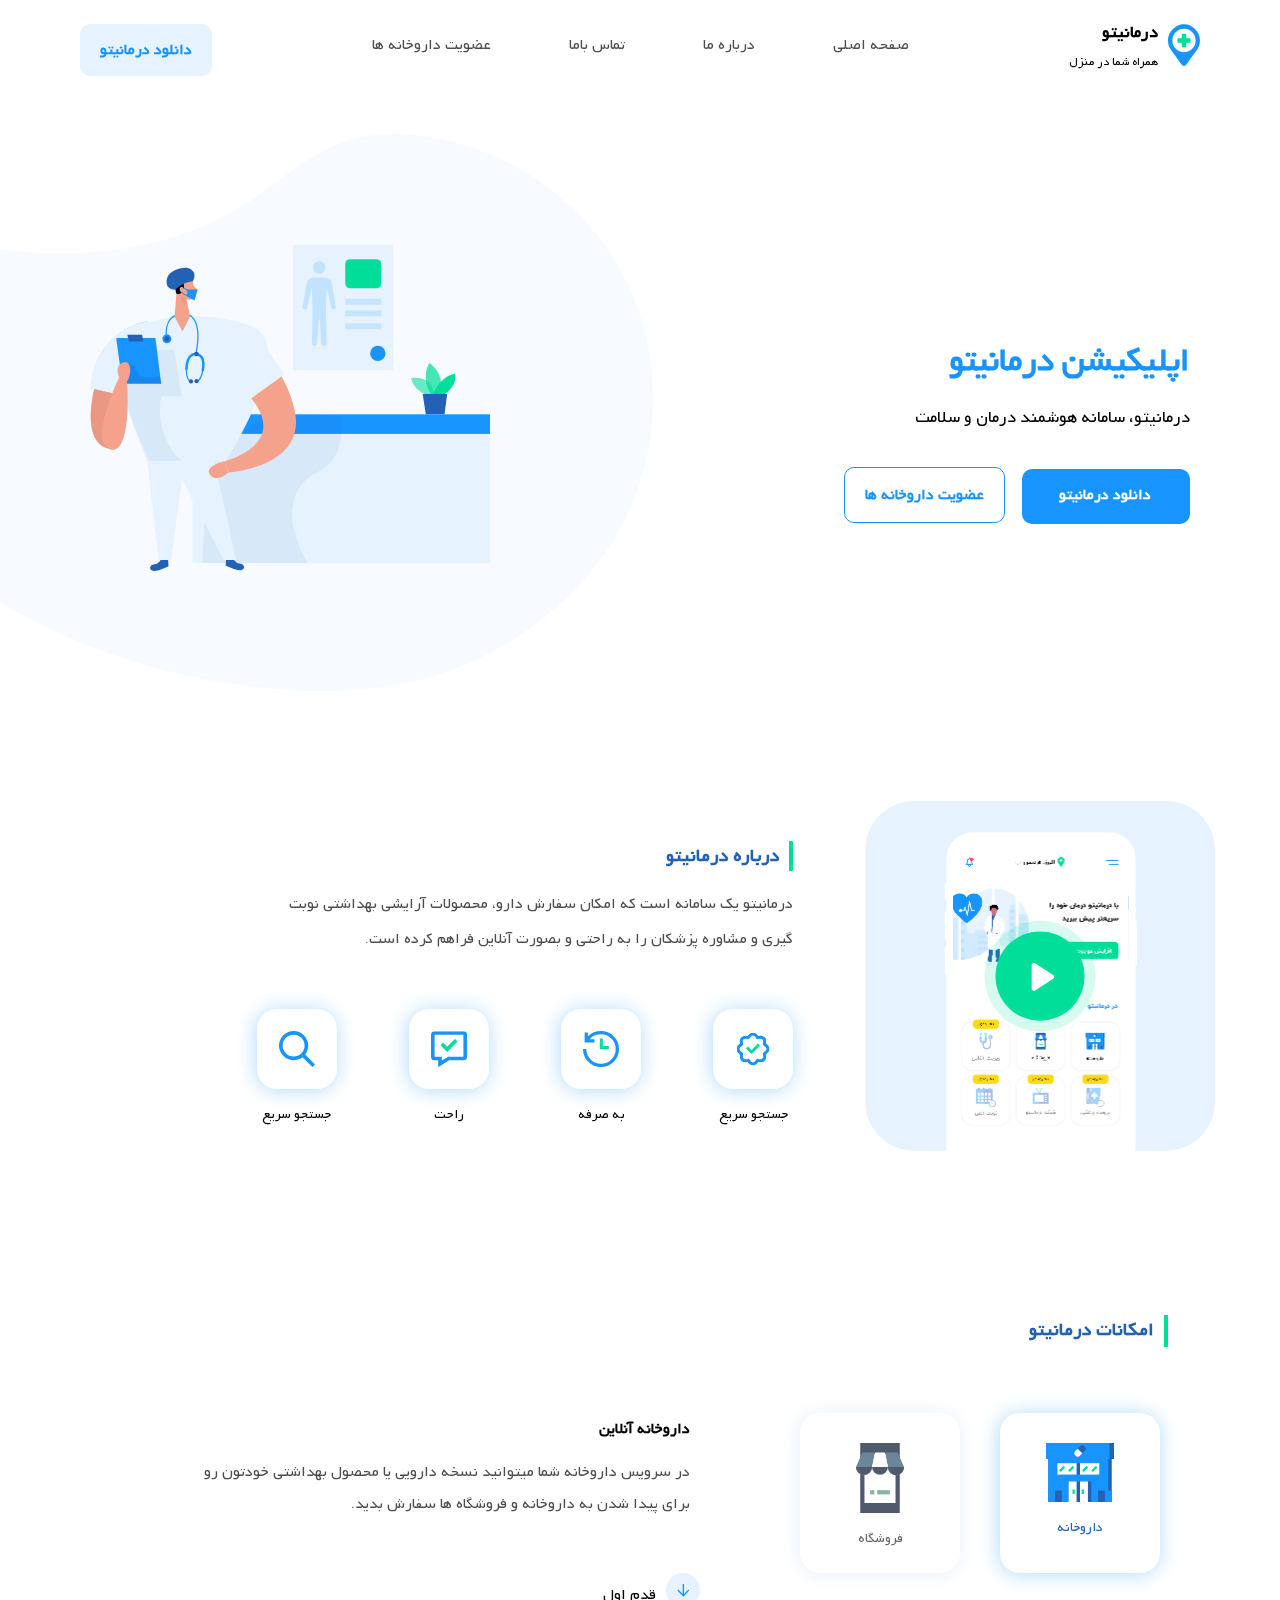
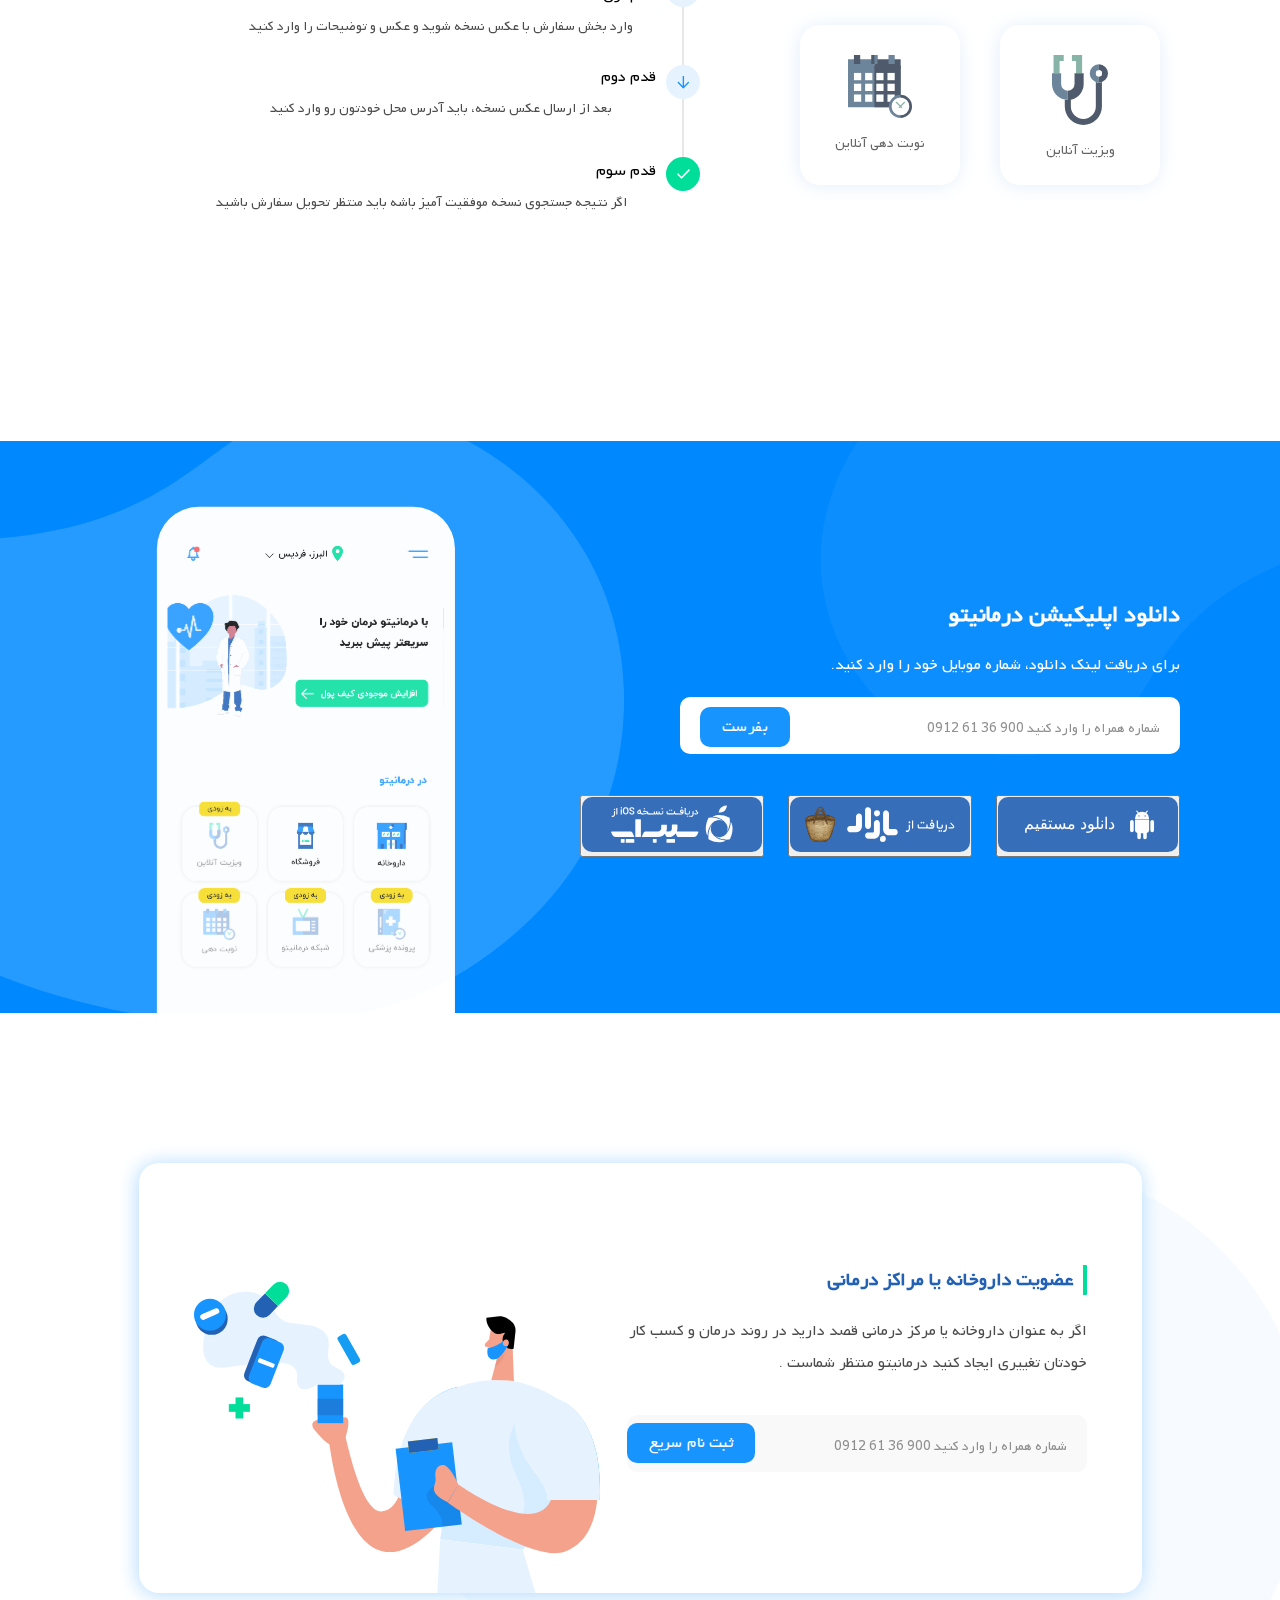
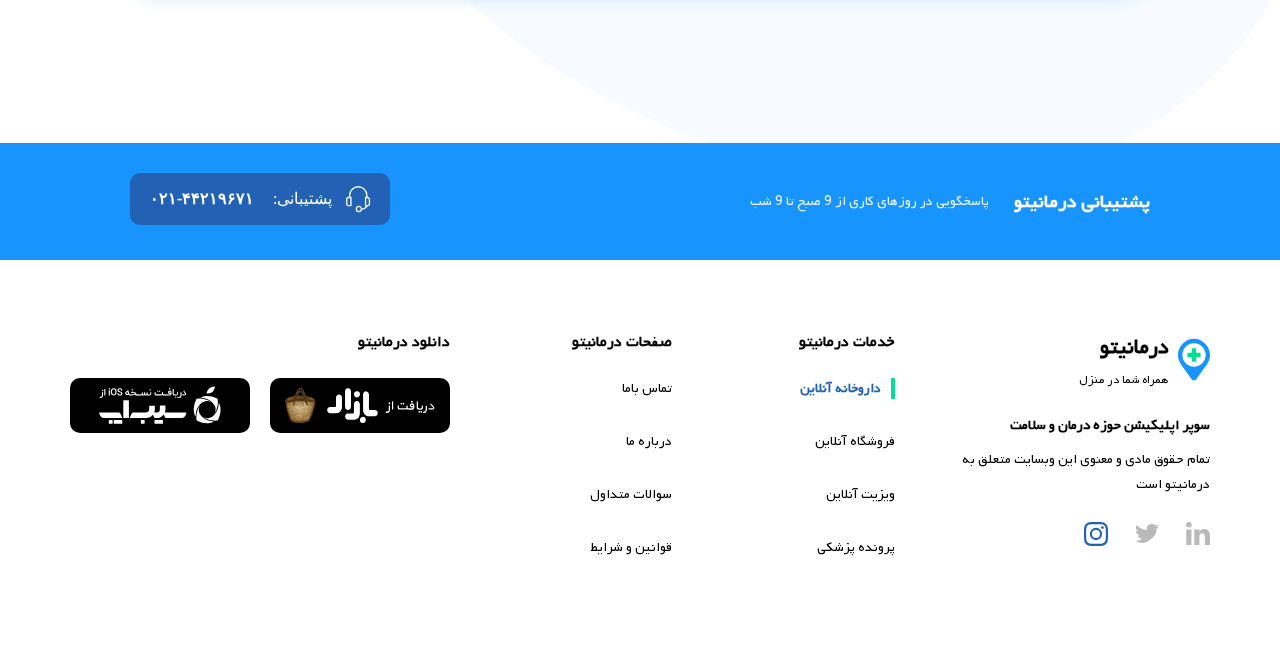
<file: index.html>
<!DOCTYPE html>
<html lang="en">
  <head>
    <meta charset="UTF-8" />
    <meta http-equiv="X-UA-Compatible" content="IE=edge" />
    <meta name="viewport" content="width=device-width, initial-scale=1.0" />
    <title>درمانیتو</title>
    <link rel="icon" href="./assets/img/logo.svg" />
    <link rel="stylesheet" href="./src/css/css/main.css" />
    <script src="./src/js/app.js" defer></script>
  </head>
  <body>
    <nav class="nav-phone">
      <div class="logo_btns">
        <img src="assets/img/close.svg" alt="close" class="close-menu" />
        <div class="logo">
          <img src="assets/img/logo.svg" alt="logo-image" class="logo__img" />
          <div class="logo__info-box">
            <div class="logo__title">درمانیتو</div>
            <div class="logo__description">همراه شما در منزل</div>
            <div class="logo__description logo__description--bigPhone">
              همراه شما در درمان
            </div>
          </div>
        </div>
        <a class="btn btn--download btn--download--phone"
          >دانلود مستقیم درمانیتو</a
        >
      </div>
      <hr />
      <div class="links">
        <ul>
          <li>
            <a href="#" class="main-page-btn">صفحه اصلی</a>
          </li>
          <li>
            <a href="#">درباره ما</a>
          </li>
          <li>
            <a href="./src/html/Contact-us.html">تماس باما</a>
          </li>
          <li>
            <a href="./src/html/subscription.html">عضویت داروخانه ها</a>
          </li>
          <li>
            <a href="./src/html/FQ.html">سوالات متداول</a>
          </li>
          <li>
            <a>قوانین و شرایط</a>
          </li>
        </ul>
      </div>
    </nav>
    <nav>
      <div class="logo">
        <img src="assets/img/logo.svg" alt="logo-image" class="logo__img" />
        <div class="logo__info-box">
          <div class="logo__title">درمانیتو</div>
          <div class="logo__description">همراه شما در منزل</div>
          <div class="logo__description logo__description--bigPhone">
            همراه شما در درمان
          </div>
        </div>
      </div>
      <ul class="list">
        <li class="list__item">
          <a class="list__link" href="#">صفحه اصلی</a>
        </li>
        <li class="list__item">
          <a class="list__link" href="#">درباره ما</a>
        </li>
        <li class="list__item">
          <a class="list__link" href="./src/html/Contact-us.html">تماس باما</a>
        </li>
        <li class="list__item">
          <a class="list__link" href="./src/html/subscription.html"
            >عضویت داروخانه ها</a
          >
        </li>
      </ul>
      <a class="btn btn--download">دانلود درمانیتو</a>
      <div class="hamburger">
        <div class="line-1"></div>
        <div class="line-2"></div>
        <div class="line-3"></div>
      </div>
    </nav>

    <header class="header">
      <div class="header__box">
        <div class="header__img">
          <img src="assets/img/Path 15701.svg" class="header__shape" />
          <img src="assets/img/doctor.svg" class="header__doc" />
          <img src="assets/img/doctor_phone.svg" class="header__doc--phone" />
        </div>
        <div class="header__info">
          <h1 class="header__title u-margin-bottom-small">اپلیکیشن درمانیتو</h1>
          <p class="header__description u-margin-bottom-huge">
            درمانیتو، سامانه هوشمند درمان و سلامت
          </p>
          <p class="header__description header__description--phone">
            سوپر اپلیکیشن حوزه درمان و سلامت
          </p>
          <div class="header__buttons">
            <a href="#" class="btn btn--blue">دانلود درمانیتو</a>
            <a href="#" class="btn btn--blue header-direct-download-btn"
              >دانلود مستقیم اپ</a
            >
            <a href="./src/html/subscription.html" class="btn btn--white"
              >عضویت داروخانه ها</a
            >
          </div>
        </div>
      </div>
    </header>

    <main class="main">
      <!-- Start About -->
      <section class="about">
        <div class="about__container">
          <div class="about__infoBox">
            <h2 class="about__title u-margin-bottom-small">درباره درمانیتو</h2>
            <h2 class="about__title about__title--phone u-margin-bottom-small">
              درمانیتو چی هست؟
            </h2>
            <p class="about__description u-margin-bottom-huge">
              درمانیتو یک سامانه است که امکان سفارش دارو، محصولات آرایشی بهداشتی
              نوبت گیری و مشاوره پزشکان را به راحتی و بصورت آنلاین فراهم کرده
              است.
            </p>
            <p
              class="
                about__description about__description--phone
                u-margin-bottom-huge
              "
            >
              درمانیتو یک سوپر اپلیکیشن هست که سعی داره با سرویس های متفاوتش
              روند درمان شمارو سریع تر کنه؛شما با درمانیتو میتونید نسخه خودتون
              رو برای تمام داروخانه های اطراف خودتون بفرستید.
            </p>
            <div class="about__cards">
              <div class="card-container">
                <div class="card">
                  <img src="assets/img/verify.svg" alt="verify" />
                </div>
                <p class="card-label">جستجو سریع</p>
              </div>
              <div class="card-container">
                <div class="card">
                  <img src="assets/img/time.svg" alt="time" />
                </div>
                <p class="card-label">به صرفه</p>
              </div>
              <div class="card-container">
                <div class="card">
                  <img src="assets/img/support.svg" alt="support" />
                </div>
                <p class="card-label">راحت</p>
              </div>
              <div class="card-container">
                <div class="card">
                  <img src="assets/img/search.svg" alt="search" />
                </div>
                <p class="card-label">جستجو سریع</p>
              </div>
            </div>
          </div>
          <div class="about__imgBox">
            <img src="assets/img/preview-img.svg" />
          </div>
        </div>
      </section>

      <section class="facilities">
        <div class="container">
          <h2 class="facilities__title">امکانات درمانیتو</h2>
          <h2 class="facilities__title facilities__title--phone">
            سرویس های درمانیتو
          </h2>
          <div class="facilities__pharmacy">
            <h2 class="facilities__header">داروخانه آنلاین</h2>
            <p class="facilities__description">
              در سرویس داروخانه شما میتوانید نسخه دارویی یا محصول بهداشتی خودتون
              رو برای پیدا شدن به داروخانه و فروشگاه ها سفارش بدید.
            </p>
            <p class="facilities__description facilities__description--phone">
              شما با درمانیتو میتونید نسخه و دارو خودتون رو اول برای تمام
              داروخانه های اطراف خودتون و اگر پیدا نشد در تمام داروخانه ها ارسال
              کنید و در کمترین زمان دارو شما پیدا می شود
            </p>
          </div>
          <div class="facilities__services">
            <div class="facilities__card facilities__card--pharmacy">
              <img
                src="assets/img/pharmacy.svg"
                alt="pharmacy"
                class="facilities__icon facilities__icon--pharmacy"
              />
              <span class="facilities__label active">داروخانه</span>
            </div>
            <div class="facilities__card facilities__card--shop">
              <img
                src="assets/img/shop.svg"
                alt="shop"
                class="facilities__icon facilities__icon--shop deactive"
              />
              <span class="facilities__label">فروشگاه</span>
            </div>
            <div class="facilities__card facilities__card--visit">
              <img
                src="assets/img/doctor-toys.svg"
                alt="visit"
                class="facilities__icon facilities__icon--visit deactive"
              />
              <span class="facilities__label">ویزیت آنلاین</span>
            </div>
            <div class="facilities__card facilities__card--reservation">
              <img
                src="assets/img/calender.svg"
                alt="reservation"
                class="facilities__icon facilities__icon--reservation deactive"
              />
              <span class="facilities__label">نوبت دهی آنلاین</span>
            </div>
          </div>
          <div class="facilities__process">
            <div class="facilities__circle-container">
              <div class="facilities__circle">
                <img
                  src="assets/img/arrow.svg"
                  alt="arrow"
                  class="facilities__circle--arrow"
                />
              </div>
              <div class="facilities__circle">
                <img
                  src="assets/img/arrow.svg"
                  alt="arrow"
                  class="facilities__circle--arrow"
                />
              </div>
              <div class="facilities__circle check">
                <img
                  src="assets/img/check.svg"
                  alt="check"
                  class="facilities__circle--check"
                />
              </div>
            </div>

            <div class="facilities__step">
              <div class="facilities__step--1">
                <p class="facilities__step-heading">قدم اول</p>
                <div class="facilities__step-description--container">
                  <p class="facilities__step-description">
                    وارد بخش سفارش با عکس نسخه شوید و عکس و توضیحات را وارد کنید
                  </p>
                </div>
              </div>
              <div class="facilities__step--2">
                <p class="facilities__step-heading">قدم دوم</p>
                <div class="facilities__step-description--container">
                  <p class="facilities__step-description">
                    بعد از ارسال عکس نسخه، باید آدرس محل خودتون رو وارد کنید
                  </p>
                </div>
              </div>
              <div class="facilities__step--3">
                <p class="facilities__step-heading">قدم سوم</p>
                <div class="facilities__step-description--container">
                  <p class="facilities__step-description">
                    اگر نتیجه جستجوی نسخه موفقیت آمیز باشه باید منتظر تحویل
                    سفارش باشید
                  </p>
                </div>
              </div>
            </div>
          </div>
        </div>
      </section>

      <section class="download">
        <img class="cloud-right cloud" src="assets/img/cloud-right.svg" />
        <img class="cloud-left cloud" src="assets/img/Path 15701.svg" />
        <div class="download__content">
          <div class="download__img-preview">
            <img src="assets/img/app-prev.svg" alt="preview of app" />
          </div>
          <div class="download__download-link">
            <div class="download__textBox">
              <h2 class="download__header">دانلود اپلیکیشن درمانیتو</h2>
              <p class="download__text">
                برای دریافت لینک دانلود، شماره موبایل خود را وارد کنید.
              </p>
              <p class="download__text download__text--phone">
                شما میتونید شماره خودتون یا دوست خودتون رو وارد کنید تا لینک
                دانلود پیامک بشه
              </p>
            </div>
            <div class="download__inputBox">
              <input
                type="text"
                class="input-field"
                placeholder="شماره همراه را وارد کنید 900 36 61 0912"
              />
              <a href="#" class="input-btn">بفرست</a>
            </div>
            <div class="download__social">
              <button>
                <img
                  class="download__social--android download__social-icon"
                  src="assets/img/android.svg"
                  alt="android"
                />
              </button>
              <button>
                <img
                  class="download__social--bazar download__social-icon"
                  src="assets/img/bazar.svg"
                  alt="bazar"
                />
              </button>
              <button>
                <img
                  class="download__social--sibapp download__social-icon"
                  src="assets/img/sibapp.svg"
                  alt="sibapp"
                />
              </button>
            </div>
          </div>
        </div>
      </section>

      <div class="subscription">
        <img src="assets/img/subscription-bg.svg" class="subscription__cloud" />
        <div class="subscription__content">
          <div class="subscription__textBox">
            <div class="subscription__text">
              <h2 class="subscription__title">
                عضویت داروخانه یا مراکز درمانی
              </h2>
              <h2 class="subscription__title subscription__title--phone">
                من داروخانه یا مرکز درمانی هستم
              </h2>
              <p class="subscription__description">
                اگر به عنوان داروخانه یا مرکز درمانی قصد دارید در روند درمان و
                کسب کار خودتان تغییری ایجاد کنید درمانیتو منتظر شماست .
              </p>
            </div>
            <div class="subscription__inputBox">
              <input
                type="text"
                class="input-field input-field--greyBackground"
                placeholder="شماره همراه را وارد کنید 900 36 61 0912"
              />
              <input
                type="text"
                class="input-field input-field--greyBackground input-field--sm"
                placeholder="شماره همراه را وارد کنید "
              />
              <a href="#" class="input-btn input-btn--sign-up">ثبت نام سریع</a>
            </div>
          </div>
          <div class="subscription__imgbox">
            <img src="assets/img/subscribe-img.svg" class="subscription__img" />
          </div>
        </div>
      </div>
    </main>

    <footer class="footer">
      <div class="footer__support">
        <div class="footer__support--container">
          <div class="footer__response-and-support">
            <h2 class="footer__support-heading">پشتیبانی درمانیتو</h2>
            <p class="footer__response">
              پاسخگویی در روزهای کاری از 9 صبح تا 9 شب
            </p>
          </div>

          <div class="footer__support-number">
            <img
              src="assets/img/support-phone-number.svg"
              alt="support-phone-number"
            />
          </div>
        </div>
      </div>
      <div class="footer__links">
        <div class="footer__links--container">
          <div class="footer__main">
            <div class="logo">
              <img
                src="assets/img/logo.svg"
                alt="logo-image"
                class="logo__img"
              />
              <div class="logo__info-box">
                <div class="logo__title">درمانیتو</div>
                <div class="logo__description">همراه شما در منزل</div>
                <div class="logo__description logo__description--bigPhone">
                  همراه شما در درمان
                </div>
              </div>
            </div>

            <div class="footer__textBox">
              <h2>سوپر اپلیکیشن حوزه درمان و سلامت</h2>
              <p>تمام حقوق مادی و معنوی این وبسایت متعلق به درمانیتو است</p>
            </div>

            <div class="footer__social">
              <a href="#"
                ><img src="assets/img/linkedin.svg" alt="linkedin"
              /></a>
              <a href="#"><img src="assets/img/twitter.svg" alt="twitter" /></a>

              <a href="#"
                ><img src="assets/img/instagram.svg" alt="instagram"
              /></a>
            </div>
          </div>
          <div class="footer__services u-margin-left-medium">
            <h2 class="footer__heading">خدمات درمانیتو</h2>
            <ul class="footer__list">
              <li class="footer__item">
                <a class="footer__link active-item" href="#">داروخانه آنلاین</a>
              </li>
              <li class="footer__item">
                <a class="footer__link" href="#">فروشگاه آنلاین</a>
              </li>
              <li class="footer__item">
                <a class="footer__link" href="#">ویزیت آنلاین</a>
              </li>
              <li class="footer__item">
                <a class="footer__link" href="#">پرونده پزشکی</a>
              </li>
            </ul>
          </div>

          <div class="footer__pages u-margin-left-medium">
            <h2 class="footer__heading">صفحات درمانیتو</h2>
            <ul class="footer__list">
              <li class="footer__item">
                <a class="footer__link" href="./src/html/Contact-us.html"
                  >تماس باما</a
                >
              </li>
              <li class="footer__item">
                <a class="footer__link" href="#">درباره ما</a>
              </li>
              <li class="footer__item">
                <a class="footer__link" href="src/html/FQ.html"
                  >سوالات متداول</a
                >
              </li>
              <li class="footer__item">
                <a class="footer__link" href="#">قوانین و شرایط</a>
              </li>
            </ul>
          </div>

          <div class="footer__downloads">
            <h2 class="footer__heading footer__heading--download">
              دانلود درمانیتو
            </h2>
            <div class="footer__apps">
              <img src="assets/img/black-bazar.svg" alt="bazar-app" />
              <img src="assets/img/sib-app-black.svg" alt="sibApp" />
            </div>
          </div>
        </div>
      </div>
    </footer>
  </body>
</html>
</file>
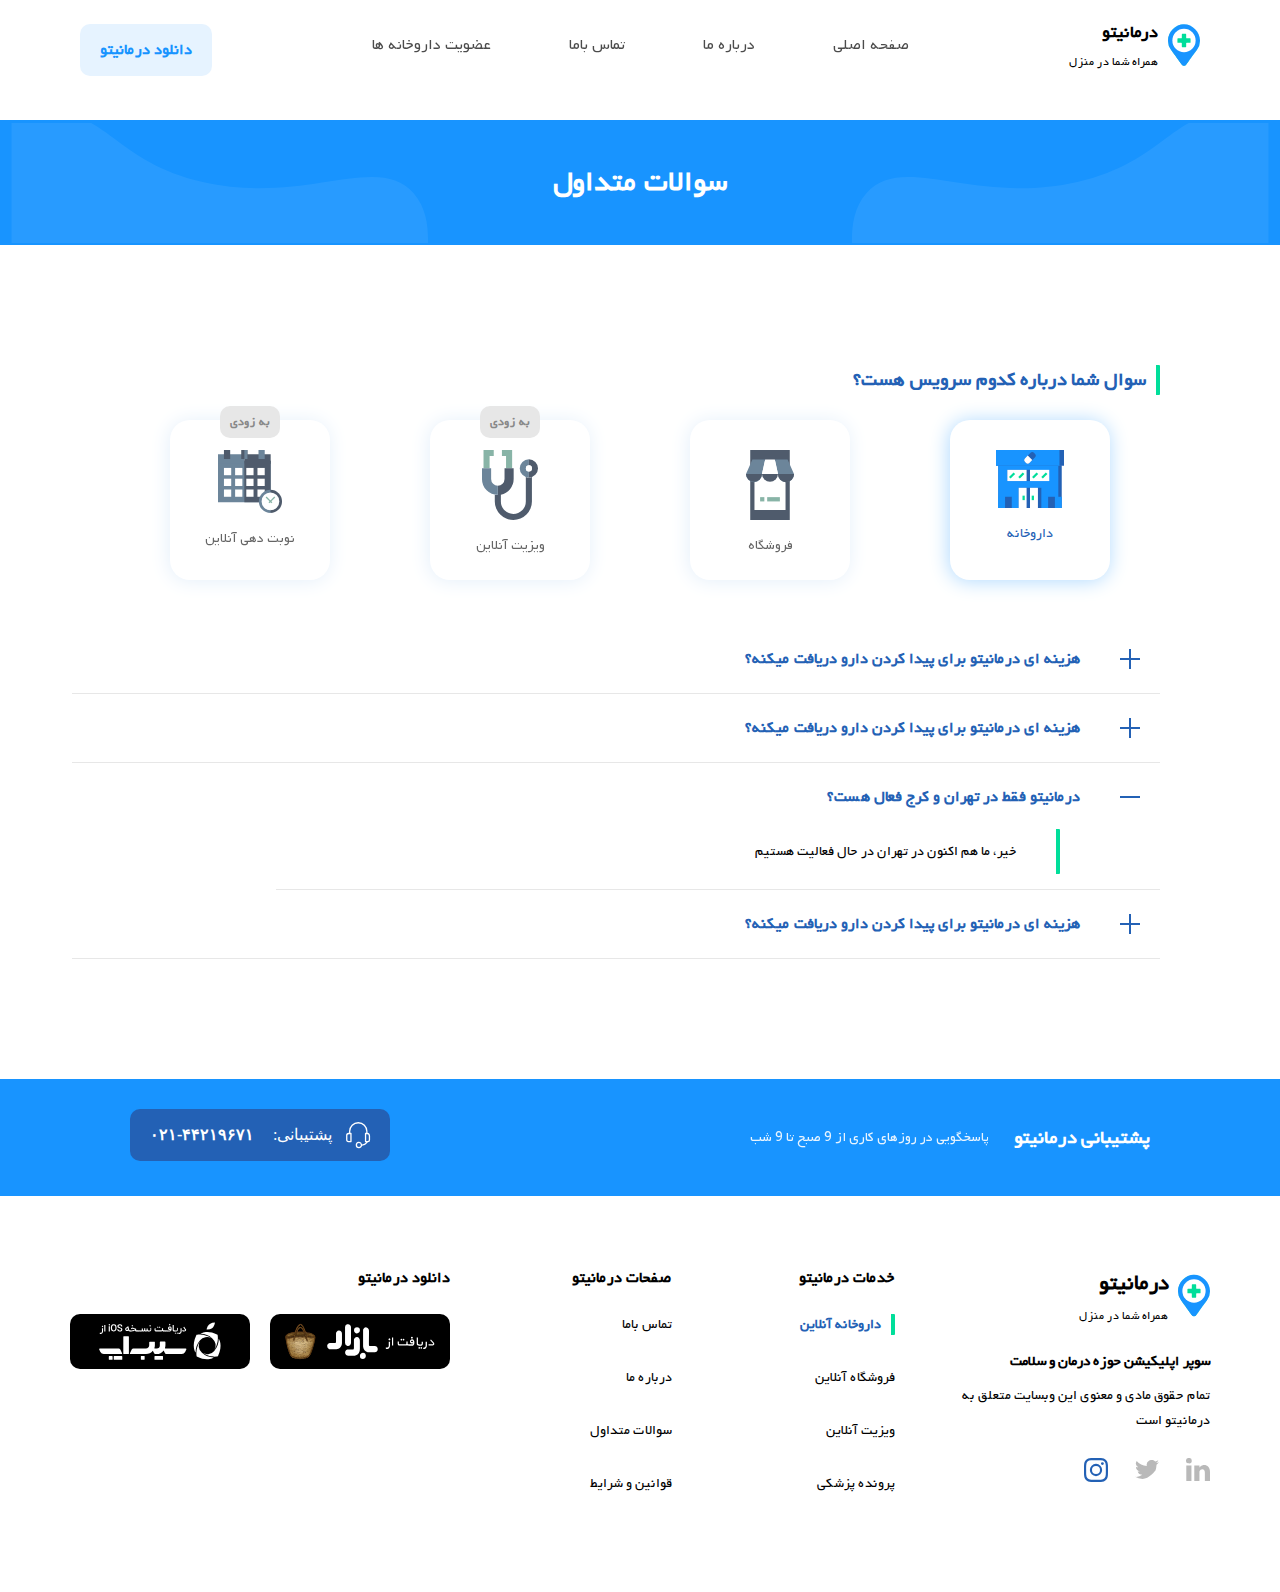
<file: src/html/FQ.html>
<!DOCTYPE html>
<html lang="en">
  <head>
    <meta charset="UTF-8" />
    <meta http-equiv="X-UA-Compatible" content="IE=edge" />
    <meta name="viewport" content="width=device-width, initial-scale=1.0" />
    <title>FQA</title>
    <link rel="icon" href="../../assets/img/logo.svg" />
    <link rel="stylesheet" href="../css/css/main.css" />
    <script defer src="../js/app.js"></script>
  </head>
  <body>
    <!-- Start Nav -->
    <nav class="nav-phone">
      <div class="logo_btns">
        <img src="../../assets/img/close.svg" alt="close" class="close-menu" />
        <div class="logo">
          <img
            src="../../assets/img/logo.svg"
            alt="logo-image"
            class="logo__img"
          />
          <div class="logo__info-box">
            <div class="logo__title">درمانیتو</div>
            <div class="logo__description">همراه شما در منزل</div>
            <div class="logo__description logo__description--bigPhone">
              همراه شما در درمان
            </div>
          </div>
        </div>
        <a class="btn btn--download btn--download--phone"
          >دانلود مستقیم درمانیتو</a
        >
      </div>
      <hr />
      <div class="links">
        <ul>
          <li>
            <a href="../../index.html" class="main-page-btn">صفحه اصلی</a>
          </li>
          <li>
            <a href="#">درباره ما</a>
          </li>
          <li>
            <a href="./Contact-us.html">تماس باما</a>
          </li>
          <li>
            <a href="./subscription.html">عضویت داروخانه ها</a>
          </li>
          <li>
            <a href="./FQ.html">سوالات متداول</a>
          </li>
          <li>
            <a>قوانین و شرایط</a>
          </li>
        </ul>
      </div>
    </nav>
    <nav>
      <div class="logo">
        <img
          src="../../assets/img/logo.svg"
          alt="logo-image"
          class="logo__img"
        />
        <div class="logo__info-box">
          <div class="logo__title">درمانیتو</div>
          <div class="logo__description">همراه شما در منزل</div>
          <div class="logo__description logo__description--bigPhone">
            همراه شما در درمان
          </div>
        </div>
      </div>
      <ul class="list">
        <li class="list__item">
          <a class="list__link" href="../../index.html">صفحه اصلی</a>
        </li>
        <li class="list__item">
          <a class="list__link" href="#">درباره ما</a>
        </li>
        <li class="list__item">
          <a class="list__link" href="./Contact-us.html">تماس باما</a>
        </li>
        <li class="list__item">
          <a class="list__link" href="./subscription.html">عضویت داروخانه ها</a>
        </li>
      </ul>
      <a class="btn btn--download">دانلود درمانیتو</a>
      <div class="hamburger">
        <div class="line-1"></div>
        <div class="line-2"></div>
        <div class="line-3"></div>
      </div>
    </nav>
    <!-- End Nav -->
    <main class="FQ">
      <section class="FQ__title">
        <img src="../../assets/img/right-shape-FQ.svg" class="right-shape-FQ" />
        <img src="../../assets/img/left-shape-FQ.svg" class="left-shape-FQ" />
        <h2>سوالات متداول</h2>
      </section>
      <section class="FQ__box">
        <div class="FQ__box-main">
          <h2 class="FQ__main-heading">سوال شما درباره کدوم سرویس هست؟</h2>
          <div class="FQ__gallery">
            <div class="facilities__card facilities__card--pharmacy">
              <img
                src="../../assets/img/pharmacy.svg"
                alt="pharmacy"
                class="facilities__icon"
              />
              <span class="facilities__label active">داروخانه</span>
            </div>
            <div class="facilities__card facilities__card--shop">
              <img
                src="../../assets/img/shop.svg"
                alt="shop"
                class="facilities__icon deactive"
              />
              <span class="facilities__label">فروشگاه</span>
            </div>
            <div class="facilities__card facilities__card--visit">
              <img
                src="../../assets/img/doctor-toys.svg"
                alt="visit"
                class="facilities__icon deactive"
              />
              <span class="facilities__label">ویزیت آنلاین</span>
              <a class="btn btn--coming-soon" href="#">به زودی</a>
            </div>
            <div class="facilities__card facilities__card--reservation">
              <img
                src="../../assets/img/calender.svg"
                alt="reservation"
                class="facilities__icon deactive"
              />
              <span class="facilities__label">نوبت دهی آنلاین</span>
              <a class="btn btn--coming-soon" href="#">به زودی</a>
            </div>
            <!-- <img src="../../assets/img/shop.svg" alt="shop" />
            <img src="../../assets/img/doctor-toys.svg" alt="visit" />
            <img src="../../assets/img/calender.svg" alt="calender" /> -->
          </div>
        </div>
        <div class="FQ__box-text">
          <img src="../../assets/img/plus.svg" alt="plus" />
          <h3 class="FQ__sub-heading">
            هزینه ای درمانیتو برای پیدا کردن دارو دریافت میکنه؟
          </h3>
        </div>
        <div class="FQ__box-text">
          <img src="../../assets/img/plus.svg" alt="plus" />
          <h3 class="FQ__sub-heading">
            هزینه ای درمانیتو برای پیدا کردن دارو دریافت میکنه؟
          </h3>
        </div>
        <div class="FQ__box-ans">
          <div class="FQ__box-text">
            <img src="../../assets/img/minus.svg" alt="minus" />
            <h3 class="FQ__sub-heading">
              درمانیتو فقط در تهران و کرج فعال هست؟
            </h3>
          </div>
          <p class="FQ__paragraph">
            خیر، ما هم اکنون در تهران در حال فعالیت هستیم
          </p>
        </div>
        <div class="FQ__box-text">
          <img src="../../assets/img/plus.svg" alt="plus" />
          <h3 class="FQ__sub-heading">
            هزینه ای درمانیتو برای پیدا کردن دارو دریافت میکنه؟
          </h3>
        </div>
      </section>
    </main>

    <!-- Start Footer -->
    <footer class="footer">
      <div class="footer__support">
        <div class="footer__support--container">
          <div class="footer__response-and-support">
            <h2 class="footer__support-heading">پشتیبانی درمانیتو</h2>
            <p class="footer__response">
              پاسخگویی در روزهای کاری از 9 صبح تا 9 شب
            </p>
          </div>

          <div class="footer__support-number">
            <img
              src="../../assets/img/support-phone-number.svg"
              alt="support-phone-number"
            />
          </div>
        </div>
      </div>
      <div class="footer__links">
        <div class="footer__links--container">
          <div class="footer__main">
            <div class="logo">
              <img
                src="../../assets/img/logo.svg"
                alt="logo-image"
                class="logo__img"
              />
              <div class="logo__info-box">
                <div class="logo__title">درمانیتو</div>
                <div class="logo__description">همراه شما در منزل</div>
                <div class="logo__description logo__description--bigPhone">
                  همراه شما در درمان
                </div>
              </div>
            </div>

            <div class="footer__textBox">
              <h2>سوپر اپلیکیشن حوزه درمان و سلامت</h2>
              <p>تمام حقوق مادی و معنوی این وبسایت متعلق به درمانیتو است</p>
            </div>

            <div class="footer__social">
              <a href="#"
                ><img src="../../assets/img/linkedin.svg" alt="linkedin"
              /></a>
              <a href="#"
                ><img src="../../assets/img/twitter.svg" alt="twitter"
              /></a>

              <a href="#"
                ><img src="../../assets/img/instagram.svg" alt="instagram"
              /></a>
            </div>
          </div>
          <div class="footer__services u-margin-left-medium">
            <h2 class="footer__heading">خدمات درمانیتو</h2>
            <ul class="footer__list">
              <li class="footer__item">
                <a href="#" class="footer__link active-item">داروخانه آنلاین</a>
              </li>
              <li class="footer__item">
                <a class="footer__link" href="#">فروشگاه آنلاین</a>
              </li>
              <li class="footer__item">
                <a class="footer__link" href="#">ویزیت آنلاین</a>
              </li>
              <li class="footer__item">
                <a class="footer__link" href="#">پرونده پزشکی</a>
              </li>
            </ul>
          </div>

          <div class="footer__pages u-margin-left-medium">
            <h2 class="footer__heading">صفحات درمانیتو</h2>
            <ul class="footer__list">
              <li class="footer__item">
                <a class="footer__link" href="./Contact-us.html">تماس باما</a>
              </li>
              <li class="footer__item">
                <a class="footer__link" href="#">درباره ما</a>
              </li>
              <li class="footer__item">
                <a class="footer__link" href="./FQ.html">سوالات متداول</a>
              </li>
              <li class="footer__item">
                <a class="footer__link" href="#">قوانین و شرایط</a>
              </li>
            </ul>
          </div>

          <div class="footer__downloads">
            <h2 class="footer__heading">دانلود درمانیتو</h2>
            <div class="footer__apps">
              <img src="../../assets/img/black-bazar.svg" alt="bazar-app" />
              <img src="../../assets/img/sib-app-black.svg" alt="sibApp" />
            </div>
          </div>
        </div>
      </div>
    </footer>
    <!-- End Footer -->
  </body>
</html>
</file>
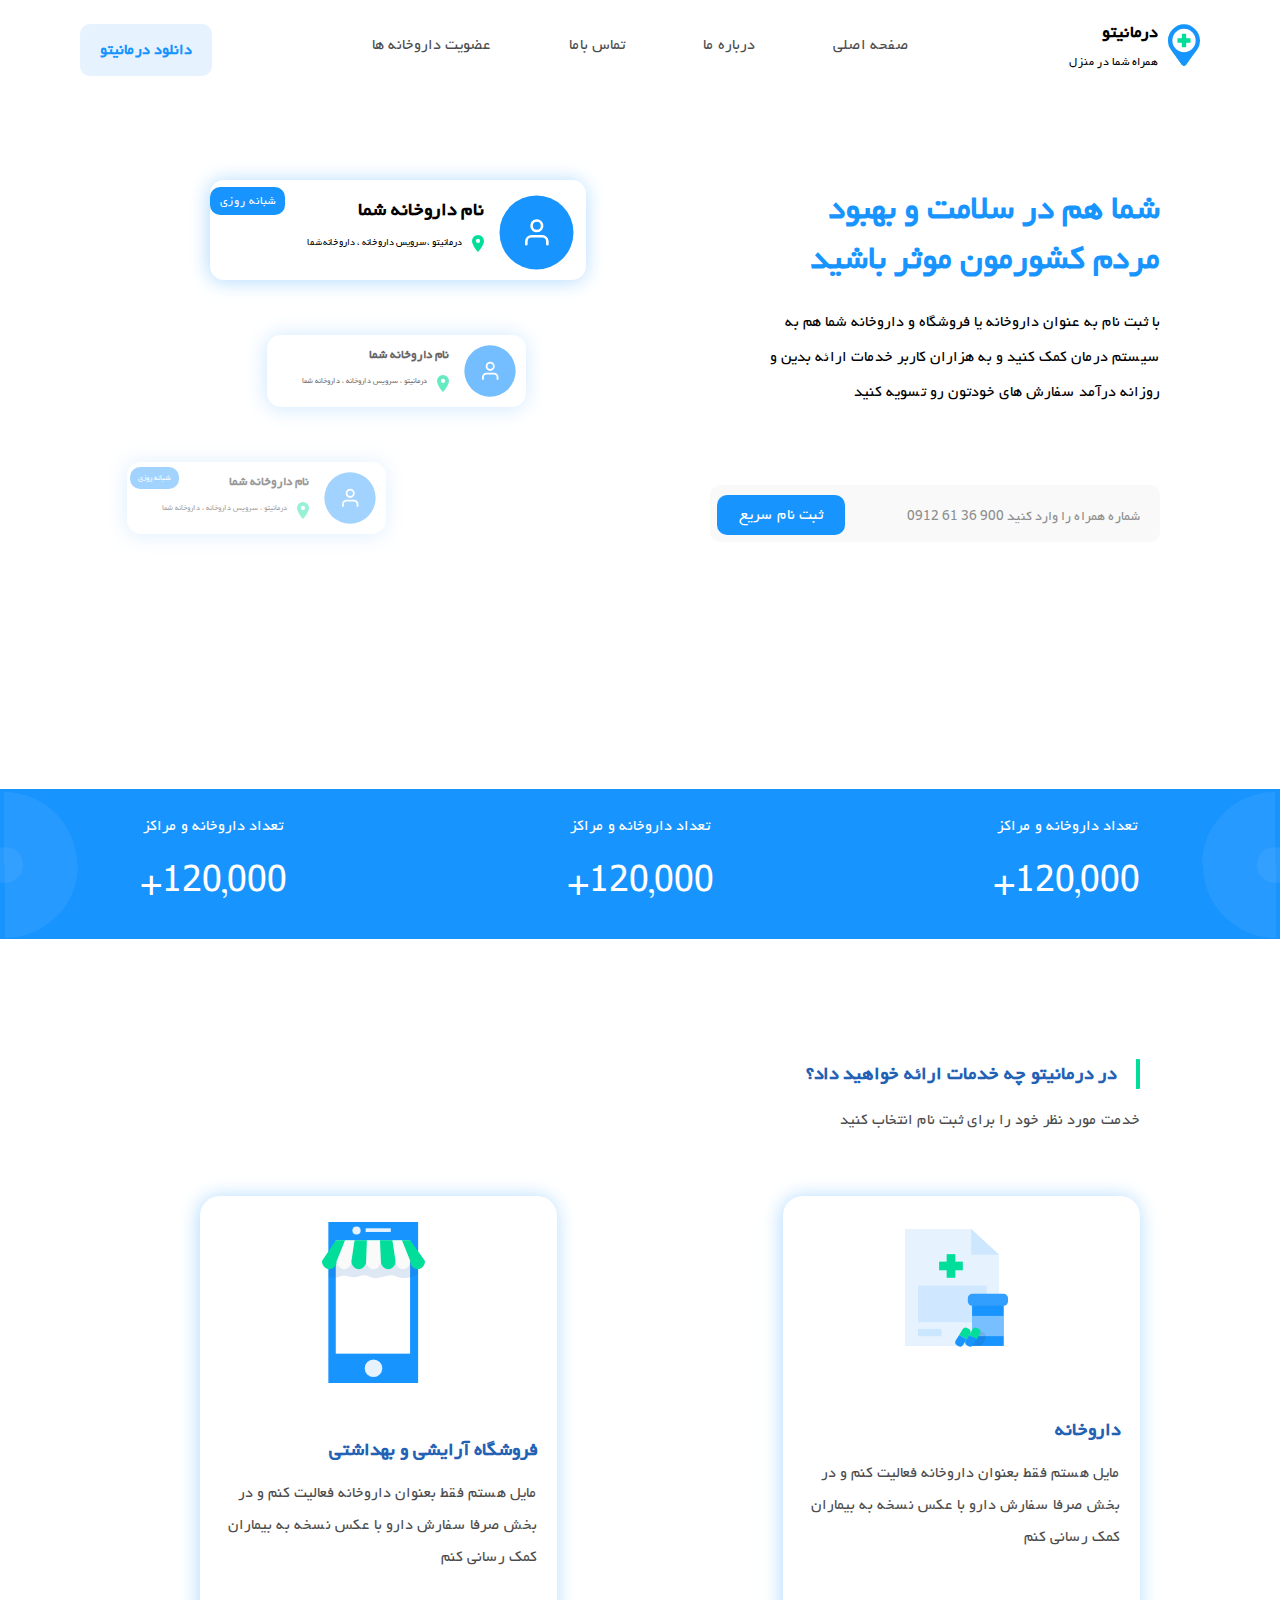
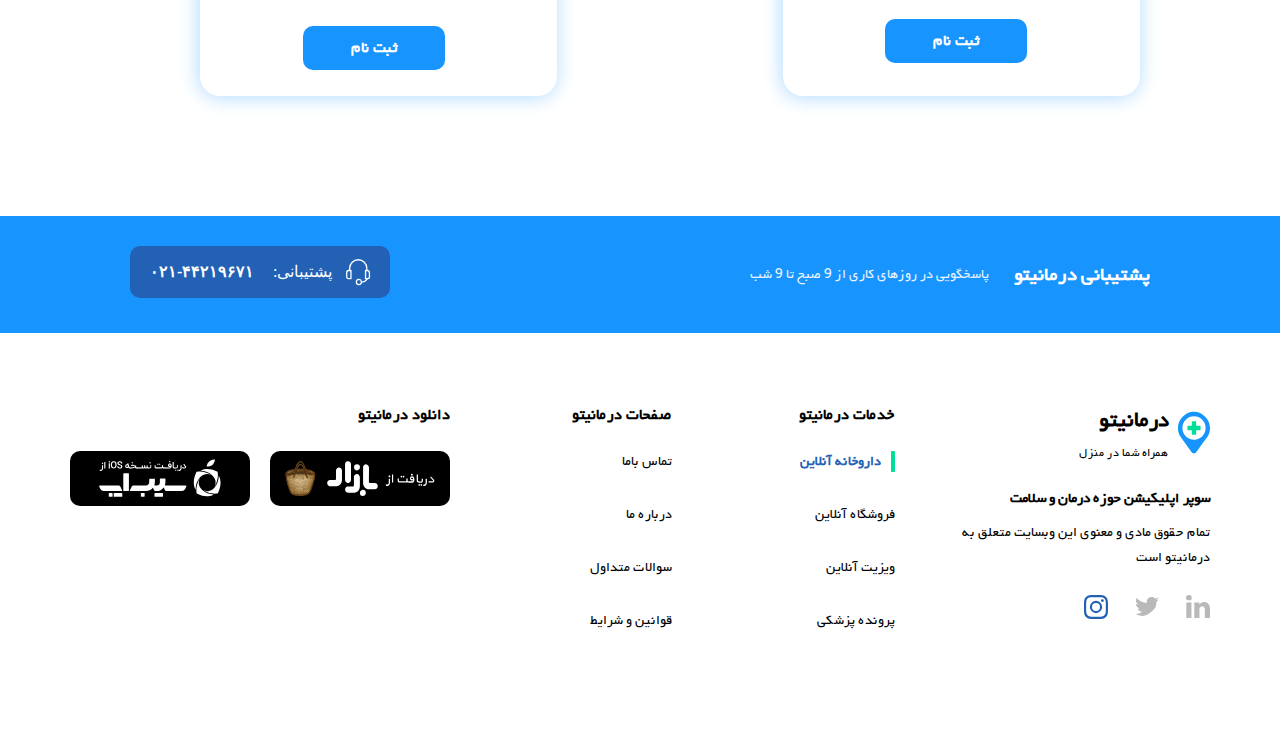
<file: src/html/subscription.html>
<!DOCTYPE html>
<html lang="en">
  <head>
    <meta charset="UTF-8" />
    <meta http-equiv="X-UA-Compatible" content="IE=edge" />
    <meta name="viewport" content="width=device-width, initial-scale=1.0" />
    <title>subscription</title>
    <link rel="icon" href="../../assets/img/logo.svg" />
    <link rel="stylesheet" href="../css/css/main.css" />
    <script defer src="../js/app.js"></script>
  </head>
  <body>
    <!-- Start nav -->
    <nav class="nav-phone">
      <div class="logo_btns">
        <img src="../../assets/img/close.svg" alt="close" class="close-menu" />
        <div class="logo">
          <img
            src="../../assets/img/logo.svg"
            alt="logo-image"
            class="logo__img"
          />
          <div class="logo__info-box">
            <div class="logo__title">درمانیتو</div>
            <div class="logo__description">همراه شما در منزل</div>
            <div class="logo__description logo__description--bigPhone">
              همراه شما در درمان
            </div>
          </div>
        </div>
        <a class="btn btn--download btn--download--phone"
          >دانلود مستقیم درمانیتو</a
        >
      </div>
      <hr />
      <div class="links">
        <ul>
          <li>
            <a href="../../index.html" class="main-page-btn">صفحه اصلی</a>
          </li>
          <li>
            <a href="#">درباره ما</a>
          </li>
          <li>
            <a href="./Contact-us.html">تماس باما</a>
          </li>
          <li>
            <a href="./subscription.html">عضویت داروخانه ها</a>
          </li>
          <li>
            <a href="./FQ.html">سوالات متداول</a>
          </li>
          <li>
            <a>قوانین و شرایط</a>
          </li>
        </ul>
      </div>
    </nav>
    <nav>
      <div class="logo">
        <img
          src="../../assets/img/logo.svg"
          alt="logo-image"
          class="logo__img"
        />
        <div class="logo__info-box">
          <div class="logo__title">درمانیتو</div>
          <div class="logo__description">همراه شما در منزل</div>
          <div class="logo__description logo__description--bigPhone">
            همراه شما در درمان
          </div>
        </div>
      </div>
      <ul class="list">
        <li class="list__item">
          <a class="list__link" href="../../index.html">صفحه اصلی</a>
        </li>
        <li class="list__item">
          <a class="list__link" href="#">درباره ما</a>
        </li>
        <li class="list__item">
          <a class="list__link" href="./Contact-us.html">تماس باما</a>
        </li>
        <li class="list__item">
          <a class="list__link" href="#">عضویت داروخانه ها</a>
        </li>
      </ul>
      <a class="btn btn--download">دانلود درمانیتو</a>
      <div class="hamburger">
        <div class="line-1"></div>
        <div class="line-2"></div>
        <div class="line-3"></div>
      </div>
    </nav>
    <!-- End nav -->
    <main>
      <!-- Start Section 1 -->
      <section class="pharmacies">
        <div class="pharmacies__quick-sign-up">
          <h1 class="pharmacies__title">
            شما هم در سلامت و بهبود مردم کشورمون موثر باشید
          </h1>
          <p class="pharmacies__description">
            با ثبت نام به عنوان داروخانه یا فروشگاه و داروخانه شما هم به سیستم
            درمان کمک کنید و به هزاران کاربر خدمات ارائه بدین و روزانه درآمد
            سفارش های خودتون رو تسویه کنید
          </p>
          <div class="pharmacies__inputBox">
            <input
              type="text"
              class="input-field input-field--sub input-field--greyBackground"
              placeholder="شماره همراه را وارد کنید 900 36 61 0912"
            />
            <input
              type="text"
              class="
                input-field
                input-field--sub
                input-field--greyBackground
                input-field--phone
              "
              placeholder="شماره همراه را وارد کنید "
            />
            <a href="#" class="input-btn input-btn--sub">ثبت نام سریع</a>
          </div>
        </div>
        <div class="pharmacies__name">
          <div class="pharmacies__infoBox pharmacies__infoBox--1">
            <img
              src="../../assets/img/person-icon.svg"
              class="person-1"
              alt="Person-icon"
            />
            <div class="pharmacies__info">
              <h2 class="pharmacies__main-heading">نام داروخانه شما</h2>
              <div class="pharmacies__locationBox">
                <img src="../../assets/img/map-marker.svg" class="" />
                <p class="pharmacies__address">
                  درمانیتو ، سرویس داروخانه ، داروخانه شما
                </p>
              </div>
            </div>
            <a
              href="#"
              class="input-btn input-btn--rounded input-btn--pharmacy-big"
              >شبانه روزی</a
            >
          </div>
          <div class="pharmacies__infoBox pharmacies__infoBox--2">
            <img
              src="../../assets/img/person-icon.svg"
              class="person-2"
              alt="Person-icon"
            />
            <div class="pharmacies__info">
              <h3 class="pharmacies__sub-heading">نام داروخانه شما</h3>
              <div class="pharmacies__locationBox">
                <img src="../../assets/img/map-marker.svg" class="" />
                <p class="pharmacies__address">
                  درمانیتو ، سرویس داروخانه ، داروخانه شما
                </p>
              </div>
            </div>
          </div>
          <div class="pharmacies__infoBox pharmacies__infoBox--3">
            <img
              src="../../assets/img/person-icon.svg"
              class="person-2"
              alt="Person-icon"
            />
            <div class="pharmacies__info">
              <h3 class="pharmacies__sub-heading">نام داروخانه شما</h3>
              <div class="pharmacies__locationBox">
                <img src="../../assets/img/map-marker.svg" class="" />
                <p class="pharmacies__address">
                  درمانیتو ، سرویس داروخانه ، داروخانه شما
                </p>
              </div>
            </div>
            <a
              href="#"
              class="input-btn input-btn--rounded input-btn--pharmacy-small"
              >شبانه روزی</a
            >
          </div>
        </div>
      </section>
      <!-- End Section 1 -->

      <!-- Start Section 2 -->
      <section class="numOfPharmacies">
        <img
          src="../../assets/img/left-circle.svg"
          alt=""
          class="circle circle-left"
        />
        <img
          src="../../assets/img/right-cricle.svg"
          alt=""
          class="circle circle-right"
        />
        <div class="box">
          <p class="box__title">تعداد داروخانه و مراکز</p>
          <p class="box__title box__title--phone">تعداد کاربران درمانیتو</p>
          <p class="box__number">120,000+</p>
        </div>
        <div class="box">
          <p class="box__title">تعداد داروخانه و مراکز</p>
          <p class="box__title box__title--phone">تعداد کاربران درمانیتو</p>
          <p class="box__number">120,000+</p>
        </div>
        <div class="box">
          <p class="box__title">تعداد داروخانه و مراکز</p>
          <p class="box__title box__title--phone">تعداد کاربران درمانیتو</p>
          <p class="box__number">120,000+</p>
        </div>
      </section>
      <!-- End Section 2 -->

      <!-- Start Section 3 -->
      <section class="services">
        <div class="content">
          <div class="services__textBox">
            <h2 class="services__textBox-main-heading">
              در درمانیتو چه خدمات ارائه خواهید داد؟
            </h2>
            <p class="services__textBox-text">
              خدمت مورد نظر خود را برای ثبت نام انتخاب کنید
            </p>
          </div>
          <div class="services__cardBox">
            <div class="card">
              <img src="../../assets/img/drug.svg" alt="drug" />
              <div class="services__textBox">
                <h2 class="services__textBox-heading">داروخانه</h2>
                <p class="services__textBox-text">
                  مایل هستم فقط بعنوان داروخانه فعالیت کنم و در بخش صرفا سفارش
                  دارو با عکس نسخه به بیماران کمک رسانی کنم
                </p>
              </div>
              <a href="#" class="btn btn--blue btn--services">ثبت نام</a>
            </div>
            <div class="card">
              <img
                src="../../assets/img/store-subcribe-page.svg"
                alt="store"
                class="store"
              />
              <div class="services__textBox">
                <h2 class="services__textBox-heading">
                  فروشگاه آرایشی و بهداشتی
                </h2>
                <p class="services__textBox-text">
                  مایل هستم فقط بعنوان داروخانه فعالیت کنم و در بخش صرفا سفارش
                  دارو با عکس نسخه به بیماران کمک رسانی کنم
                </p>
              </div>
              <a href="#" class="btn btn--blue btn--services">ثبت نام</a>
            </div>
          </div>
        </div>
      </section>
      <!-- End Section 3 -->
    </main>
    <!-- Start Footer  -->
    <footer class="footer">
      <div class="footer__support">
        <div class="footer__support--container">
          <div class="footer__response-and-support">
            <h2 class="footer__support-heading">پشتیبانی درمانیتو</h2>
            <p class="footer__response">
              پاسخگویی در روزهای کاری از 9 صبح تا 9 شب
            </p>
          </div>

          <div class="footer__support-number">
            <img
              src="../../assets/img/support-phone-number.svg"
              alt="support-phone-number"
            />
          </div>
        </div>
      </div>
      <div class="footer__links">
        <div class="footer__links--container">
          <div class="footer__main">
            <div class="logo">
              <img
                src="../../assets/img/logo.svg"
                alt="logo-image"
                class="logo__img"
              />
              <div class="logo__info-box">
                <div class="logo__title">درمانیتو</div>
                <div class="logo__description">همراه شما در منزل</div>
                <div class="logo__description logo__description--bigPhone">
                  همراه شما در درمان
                </div>
              </div>
            </div>

            <div class="footer__textBox">
              <h2>سوپر اپلیکیشن حوزه درمان و سلامت</h2>
              <p>تمام حقوق مادی و معنوی این وبسایت متعلق به درمانیتو است</p>
            </div>

            <div class="footer__social">
              <a href="#"
                ><img src="../../assets/img/linkedin.svg" alt="linkedin"
              /></a>
              <a href="#"
                ><img src="../../assets/img/twitter.svg" alt="twitter"
              /></a>

              <a href="#"
                ><img src="../../assets/img/instagram.svg" alt="instagram"
              /></a>
            </div>
          </div>
          <div class="footer__services u-margin-left-medium">
            <h2 class="footer__heading">خدمات درمانیتو</h2>
            <ul class="footer__list">
              <li class="footer__item">
                <a href="#" class="footer__link active-item">داروخانه آنلاین</a>
              </li>
              <li class="footer__item">
                <a class="footer__link" href="#">فروشگاه آنلاین</a>
              </li>
              <li class="footer__item">
                <a class="footer__link" href="#">ویزیت آنلاین</a>
              </li>
              <li class="footer__item">
                <a class="footer__link" href="#">پرونده پزشکی</a>
              </li>
            </ul>
          </div>

          <div class="footer__pages u-margin-left-medium">
            <h2 class="footer__heading">صفحات درمانیتو</h2>
            <ul class="footer__list">
              <li class="footer__item">
                <a class="footer__link" href="./Contact-us.html">تماس باما</a>
              </li>
              <li class="footer__item">
                <a class="footer__link" href="#">درباره ما</a>
              </li>
              <li class="footer__item">
                <a class="footer__link" href="./FQ.html">سوالات متداول</a>
              </li>
              <li class="footer__item">
                <a class="footer__link" href="#">قوانین و شرایط</a>
              </li>
            </ul>
          </div>

          <div class="footer__downloads">
            <h2 class="footer__heading">دانلود درمانیتو</h2>
            <div class="footer__apps">
              <img src="../../assets/img/black-bazar.svg" alt="bazar-app" />
              <img src="../../assets/img/sib-app-black.svg" alt="sibApp" />
            </div>
          </div>
        </div>
      </div>
    </footer>
    <!-- End Footer  -->
  </body>
</html>
</file>
<file: src/css/css/main.css>
/*
$breakpoint argument choices:
- phone(normal): 0 - 600px
- phone(small): 280 - 367px
- phone(big): 405 - 700px
- tab-port: 700 - 900px 
- tab-land: 900 - 1200px
- generic-desktop: 1200 - 1800px
- big-desktop: 1800px +
*/
*,
*::before,
*::after {
  margin: 0;
  padding: 0;
  -webkit-box-sizing: inherit;
          box-sizing: inherit;
}

html {
  overflow-x: hidden;
  font-size: 62.5%;
}

@media (min-width: 75em) and (max-width: 91.6875em) {
  html {
    font-size: 62.5%;
  }
}

@media (max-width: 74.9375em) {
  html {
    font-size: 56.25%;
  }
}

@media (max-width: 56.25em) {
  html {
    font-size: 50%;
  }
}

@media (min-width: 25.3125em) and (max-width: 43.75em) {
  html {
    font-size: 50%;
  }
}

@media (min-width: 112.5em) {
  html {
    font-size: 75%;
  }
}

body {
  -webkit-box-sizing: border-box;
          box-sizing: border-box;
  direction: rtl;
  overflow-x: hidden;
}

@font-face {
  font-family: 'Yekan';
  src: url("../../../assets/font/Yekan.eot");
  /* IE9 Compat Modes */
  src: url("../../../assets/font/Yekan.eot?#iefix") format("embedded-opentype"), url("../../../assets/font/Yekan.woff2") format("woff2"), url("../../../assets/font/Yekan.woff") format("woff"), url("../../../assets/font/Yekan.otf") format("opentype"), url("../../../assets/font/Yekan.ttf") format("truetype"), url("../../../assets/font/Yekan.svg#Yekan") format("svg");
  /* Legacy iOS */
  font-weight: normal;
  font-style: normal;
}

body {
  font-family: Yekan;
}

.logo__title {
  font-weight: 700;
  font-size: 1.8rem;
}

.logo__description {
  font-size: 1.2rem;
  font-weight: lighter;
}

.u-margin-bottom-small {
  margin-bottom: 1.6rem;
}

.u-margin-bottom-huge {
  margin-bottom: 5.2rem;
}

.u-margin-left-medium {
  margin-left: 1.2rem;
}

.deactive {
  -webkit-filter: grayscale(80%);
          filter: grayscale(80%);
}

.active {
  color: #2361B5;
  opacity: 1 !important;
}

.remove {
  display: none;
}

.header {
  padding: 4.4rem 13rem 4.4rem 4.4rem;
}

@media (min-width: 75em) and (max-width: 91.6875em) {
  .header {
    padding: 4.4rem 9rem 4.4rem 4.4rem;
  }
}

@media (max-width: 74.9375em) {
  .header {
    padding: 4.4rem 8rem 4.4rem 4.4rem;
  }
}

@media (max-width: 56.25em) {
  .header {
    padding: 3.5rem;
  }
}

@media (min-width: 17.5em) and (max-width: 25.3125em) {
  .header {
    padding: 3.5rem 0 5rem 0;
    margin: 0 auto;
    height: 100vh;
  }
}

.header__img {
  height: 10rem;
  width: 100%;
  position: relative;
}

@media (min-width: 25.3125em) and (max-width: 43.75em) {
  .header__img {
    height: auto;
    margin-bottom: 4rem;
    width: auto;
  }
}

@media (min-width: 17.5em) and (max-width: 25.3125em) {
  .header__img {
    width: auto;
    height: auto;
    margin: 0 auto;
  }
}

.header__shape {
  position: absolute;
  left: -12%;
  width: 85rem;
}

@media (min-width: 75em) and (max-width: 91.6875em) {
  .header__shape {
    display: block;
    left: -21%;
  }
}

@media (max-width: 74.9375em) {
  .header__shape {
    display: none;
  }
}

@media (min-width: 25.3125em) and (max-width: 43.75em) {
  .header__shape {
    display: none;
  }
}

.header__doc {
  width: 40rem;
  position: absolute;
  left: 9%;
  top: 111%;
}

@media (min-width: 75em) and (max-width: 91.6875em) {
  .header__doc {
    left: 4%;
    top: 111%;
  }
}

@media (max-width: 74.9375em) {
  .header__doc {
    -webkit-transform: translateX(-5rem);
            transform: translateX(-5rem);
  }
}

@media (min-width: 25.3125em) and (max-width: 43.75em) {
  .header__doc {
    position: static;
    padding: 2rem 0 0 4rem;
  }
}

@media (min-width: 17.5em) and (max-width: 25.3125em) {
  .header__doc {
    display: none;
  }
}

.header__doc--phone {
  display: none;
}

@media (min-width: 17.5em) and (max-width: 25.3125em) {
  .header__doc--phone {
    display: block;
    width: 31rem;
  }
}

.header__box {
  position: relative;
}

@media (min-width: 25.3125em) and (max-width: 43.75em) {
  .header__box {
    height: auto;
    position: static;
    display: -webkit-box;
    display: -ms-flexbox;
    display: flex;
    -webkit-box-orient: vertical;
    -webkit-box-direction: normal;
        -ms-flex-direction: column;
            flex-direction: column;
    -webkit-box-pack: justify;
        -ms-flex-pack: justify;
            justify-content: space-between;
    -webkit-box-align: center;
        -ms-flex-align: center;
            align-items: center;
  }
}

@media (min-width: 17.5em) and (max-width: 25.3125em) {
  .header__box {
    height: 70vh;
    display: -webkit-box;
    display: -ms-flexbox;
    display: flex;
    -webkit-box-orient: vertical;
    -webkit-box-direction: normal;
        -ms-flex-direction: column;
            flex-direction: column;
    -webkit-box-pack: justify;
        -ms-flex-pack: justify;
            justify-content: space-between;
    -webkit-box-align: center;
        -ms-flex-align: center;
            align-items: center;
    margin-top: 3rem;
  }
}

.header__info {
  display: -webkit-box;
  display: -ms-flexbox;
  display: flex;
  -webkit-box-orient: vertical;
  -webkit-box-direction: normal;
      -ms-flex-direction: column;
          flex-direction: column;
  margin-top: 10rem;
}

@media (max-width: 56.25em) {
  .header__info {
    margin-right: 0;
  }
}

@media (min-width: 25.3125em) and (max-width: 43.75em) {
  .header__info {
    margin: 0;
    -webkit-box-align: center;
        -ms-flex-align: center;
            align-items: center;
  }
}

@media (min-width: 17.5em) and (max-width: 25.3125em) {
  .header__info {
    margin: 0;
    text-align: center;
    -webkit-box-align: center;
        -ms-flex-align: center;
            align-items: center;
    margin-top: 7rem;
  }
}

.header__title {
  font-size: 3.6rem;
  color: #1894FF;
}

@media (min-width: 25.3125em) and (max-width: 43.75em) {
  .header__title {
    text-align: center;
  }
}

.header__description {
  font-size: 1.8rem;
  font-weight: lighter;
}

@media (min-width: 17.5em) and (max-width: 25.3125em) {
  .header__description {
    display: none;
  }
}

.header__description--phone {
  display: none;
}

@media (min-width: 17.5em) and (max-width: 25.3125em) {
  .header__description--phone {
    display: block;
    margin-bottom: 2rem;
  }
}

@media (min-width: 25.3125em) and (max-width: 43.75em) {
  .header__buttons {
    display: -webkit-box;
    display: -ms-flexbox;
    display: flex;
    -webkit-box-orient: vertical;
    -webkit-box-direction: normal;
        -ms-flex-direction: column;
            flex-direction: column;
    -webkit-box-align: stretch;
        -ms-flex-align: stretch;
            align-items: stretch;
    -ms-flex-pack: distribute;
        justify-content: space-around;
    height: 20vh;
    width: 80%;
  }
}

@media (min-width: 17.5em) and (max-width: 25.3125em) {
  .header__buttons {
    width: 20rem;
    height: 20rem;
    display: -webkit-box;
    display: -ms-flexbox;
    display: flex;
    -webkit-box-orient: vertical;
    -webkit-box-direction: normal;
        -ms-flex-direction: column;
            flex-direction: column;
    -webkit-box-pack: space-evenly;
        -ms-flex-pack: space-evenly;
            justify-content: space-evenly;
  }
}

.header__buttons a {
  text-align: center;
}

@media (min-width: 17.5em) and (max-width: 25.3125em) {
  .header__buttons a {
    font-size: 2rem;
    padding: 1rem;
    font-weight: lighter;
  }
}

@media (min-width: 17.5em) and (max-width: 25.3125em) {
  .header__buttons a:first-child {
    display: none;
  }
}

@media (min-width: 25.3125em) and (max-width: 43.75em) {
  .header__buttons a:last-child {
    margin-right: 0;
  }
}

@media (min-width: 17.5em) and (max-width: 25.3125em) {
  .header__buttons a:last-child {
    margin: 0;
  }
}

.header-direct-download-btn {
  display: none;
}

@media (min-width: 17.5em) and (max-width: 25.3125em) {
  .header-direct-download-btn {
    display: block;
  }
}

nav {
  height: 10vh;
  display: -webkit-box;
  display: -ms-flexbox;
  display: flex;
  -webkit-box-align: center;
      -ms-flex-align: center;
          align-items: center;
  -ms-flex-pack: distribute;
      justify-content: space-around;
  padding: 4rem 0;
}

@media (max-width: 56.25em) {
  nav {
    width: 100%;
    padding: 3rem;
    -webkit-box-pack: justify;
        -ms-flex-pack: justify;
            justify-content: space-between;
    margin-bottom: 2rem;
  }
}

@media (min-width: 25.3125em) and (max-width: 43.75em) {
  nav {
    width: 100%;
    padding: 4rem 2rem;
    -webkit-box-pack: justify;
        -ms-flex-pack: justify;
            justify-content: space-between;
    margin-bottom: 2rem;
  }
  nav .list,
  nav .list + a {
    display: none;
  }
}

@media (min-width: 17.5em) and (max-width: 25.3125em) {
  nav .list,
  nav .list + a {
    display: none;
  }
}

.logo {
  display: -webkit-box;
  display: -ms-flexbox;
  display: flex;
}

.logo__img {
  width: 3.2rem;
  margin-left: 1rem;
}

@media (min-width: 25.3125em) and (max-width: 43.75em) {
  .logo__img {
    margin-left: 1.8rem;
  }
}

@media (min-width: 17.5em) and (max-width: 25.3125em) {
  .logo__img {
    width: 4.3rem;
    margin-left: 2.2rem;
  }
}

.logo__title {
  font-weight: 700;
  font-size: 1.8rem;
  margin-bottom: .65rem;
}

@media (min-width: 25.3125em) and (max-width: 43.75em) {
  .logo__title {
    font-size: 2.25rem;
    margin-bottom: .5rem;
  }
}

.logo__description {
  font-size: 1.2rem;
}

.logo__description--bigPhone {
  display: none;
}

@media (max-width: 74.9375em) {
  .logo__description {
    font-size: 1.6rem;
  }
}

@media (max-width: 56.25em) {
  .logo__description {
    font-size: 1.75rem;
  }
}

@media (min-width: 25.3125em) and (max-width: 43.75em) {
  .logo__description {
    display: none;
    font-size: 1.5rem;
  }
  .logo__description--bigPhone {
    display: block;
  }
}

@media (min-width: 17.5em) and (max-width: 25.3125em) {
  .logo__description {
    display: none;
  }
  .logo__description--bigPhone {
    display: block;
  }
}

.list {
  width: 30%;
  list-style: none;
  display: -webkit-box;
  display: -ms-flexbox;
  display: flex;
  -webkit-box-pack: justify;
      -ms-flex-pack: justify;
          justify-content: space-between;
  color: #000;
}

@media (min-width: 75em) and (max-width: 91.6875em) {
  .list {
    width: 42%;
  }
}

@media (max-width: 74.9375em) {
  .list {
    width: 45%;
  }
}

@media (max-width: 56.25em) {
  .list {
    width: 50%;
  }
}

.list__item {
  font-size: 1.6rem;
  opacity: 70%;
  cursor: pointer;
}

.list__link {
  text-decoration: none;
  color: inherit;
}

@media (max-width: 74.9375em) {
  .list__link {
    font-size: 1.8rem;
  }
}

nav.nav-phone {
  display: none;
  background-color: #fff;
  -webkit-box-shadow: 9px 1px 11px -2px rgba(0, 0, 0, 0.51);
          box-shadow: 9px 1px 11px -2px rgba(0, 0, 0, 0.51);
  -webkit-transform: translateX(-150%);
          transform: translateX(-150%);
  -webkit-transition: -webkit-transform .3s ease-in;
  transition: -webkit-transform .3s ease-in;
  transition: transform .3s ease-in;
  transition: transform .3s ease-in, -webkit-transform .3s ease-in;
}

@media (min-width: 25.3125em) and (max-width: 43.75em) {
  nav.nav-phone {
    display: block;
    position: fixed;
    height: 100vh;
    width: 70%;
    z-index: 999;
    padding-top: 2rem;
    display: -webkit-box;
    display: -ms-flexbox;
    display: flex;
    -webkit-box-orient: vertical;
    -webkit-box-direction: normal;
        -ms-flex-direction: column;
            flex-direction: column;
    -webkit-box-pack: start;
        -ms-flex-pack: start;
            justify-content: flex-start;
    -webkit-box-align: start;
        -ms-flex-align: start;
            align-items: flex-start;
  }
  nav.nav-phone .logo_btns {
    width: 100%;
    height: 35%;
    display: -webkit-box;
    display: -ms-flexbox;
    display: flex;
    -webkit-box-orient: vertical;
    -webkit-box-direction: normal;
        -ms-flex-direction: column;
            flex-direction: column;
    -ms-flex-pack: distribute;
        justify-content: space-around;
    padding: 0 0 4.5rem 0;
    border-bottom: 1px solid rgba(0, 0, 0, 0.1);
  }
  nav.nav-phone .logo_btns img {
    width: 2.5rem;
  }
  nav.nav-phone .logo_btns .logo__img {
    width: 4.3rem;
  }
  nav.nav-phone .logo_btns .logo__title {
    font-size: 1.75rem;
  }
  nav.nav-phone .logo_btns .logo__description {
    font-size: 1.25rem;
  }
  nav.nav-phone .logo_btns a {
    width: 21rem;
    font-size: 1.75rem;
  }
  nav.nav-phone .links {
    height: 65%;
  }
  nav.nav-phone .links ul {
    height: 100%;
    list-style: none;
    display: -webkit-box;
    display: -ms-flexbox;
    display: flex;
    -webkit-box-orient: vertical;
    -webkit-box-direction: normal;
        -ms-flex-direction: column;
            flex-direction: column;
    -ms-flex-pack: distribute;
        justify-content: space-around;
  }
  nav.nav-phone .links a {
    font-size: 2rem;
    text-decoration: none;
    color: #000;
  }
  nav.nav-phone .links .main-page-btn {
    font-weight: bold;
    color: #2361B5;
    border-right: 4px solid #2361B5;
    padding-right: 2rem;
  }
}

@media (min-width: 17.5em) and (max-width: 25.3125em) {
  nav.nav-phone {
    display: block;
    position: fixed;
    height: 100vh;
    width: 70%;
    z-index: 999;
    padding-top: 2rem;
    display: -webkit-box;
    display: -ms-flexbox;
    display: flex;
    -webkit-box-orient: vertical;
    -webkit-box-direction: normal;
        -ms-flex-direction: column;
            flex-direction: column;
    -webkit-box-pack: start;
        -ms-flex-pack: start;
            justify-content: flex-start;
    -webkit-box-align: start;
        -ms-flex-align: start;
            align-items: flex-start;
  }
  nav.nav-phone .logo_btns {
    width: 100%;
    height: 35%;
    display: -webkit-box;
    display: -ms-flexbox;
    display: flex;
    -webkit-box-orient: vertical;
    -webkit-box-direction: normal;
        -ms-flex-direction: column;
            flex-direction: column;
    -ms-flex-pack: distribute;
        justify-content: space-around;
    padding: 0 0 4.5rem 0;
    border-bottom: 1px solid rgba(0, 0, 0, 0.1);
  }
  nav.nav-phone .logo_btns img {
    width: 2.5rem;
  }
  nav.nav-phone .logo_btns .logo__img {
    width: 4.3rem;
  }
  nav.nav-phone .logo_btns .logo__title {
    font-size: 1.75rem;
  }
  nav.nav-phone .logo_btns .logo__description {
    font-size: 1.25rem;
  }
  nav.nav-phone .logo_btns a {
    width: 21rem;
    font-size: 1.75rem;
  }
  nav.nav-phone .links {
    height: 65%;
  }
  nav.nav-phone .links ul {
    height: 100%;
    list-style: none;
    display: -webkit-box;
    display: -ms-flexbox;
    display: flex;
    -webkit-box-orient: vertical;
    -webkit-box-direction: normal;
        -ms-flex-direction: column;
            flex-direction: column;
    -ms-flex-pack: distribute;
        justify-content: space-around;
  }
  nav.nav-phone .links a {
    font-size: 2rem;
    text-decoration: none;
    color: #000;
  }
  nav.nav-phone .links .main-page-btn {
    font-weight: bold;
    color: #2361B5;
    border-right: 4px solid #2361B5;
    padding-right: 2rem;
  }
}

.hamburger {
  display: none;
}

.hamburger div {
  width: 2.5rem;
  height: 2px;
  background-color: #1894FF;
  margin-bottom: 5px;
}

@media (min-width: 75em) and (max-width: 91.6875em) {
  .hamburger {
    display: none;
  }
}

@media (max-width: 74.9375em) {
  .hamburger {
    display: none;
  }
}

@media (max-width: 56.25em) {
  .hamburger {
    display: none;
  }
}

@media (min-width: 25.3125em) and (max-width: 43.75em) {
  .hamburger {
    display: block;
  }
}

@media (min-width: 17.5em) and (max-width: 25.3125em) {
  .hamburger {
    display: block;
  }
}

.main > * {
  padding: 20rem 20rem;
}

.main .about {
  padding: 40rem 7rem 0;
}

@media (min-width: 75em) and (max-width: 91.6875em) {
  .main .about {
    padding: 25rem 0 0;
  }
}

@media (max-width: 74.9375em) {
  .main .about {
    padding: 20rem 7rem 10rem 4rem;
  }
}

@media (max-width: 56.25em) {
  .main .about {
    padding: 20rem 0 10rem;
  }
}

@media (min-width: 25.3125em) and (max-width: 43.75em) {
  .main .about {
    padding: 5rem;
  }
}

@media (min-width: 17.5em) and (max-width: 25.3125em) {
  .main .about {
    padding: 2rem 2rem 10rem 2rem;
  }
}

.main .facilities {
  padding: 20rem 12rem;
}

@media (min-width: 75em) and (max-width: 91.6875em) {
  .main .facilities {
    padding: 15rem 10rem 25rem;
  }
}

@media (max-width: 74.9375em) {
  .main .facilities {
    padding: 10rem 6rem 25rem;
  }
}

@media (max-width: 56.25em) {
  .main .facilities {
    padding: 0 5rem 15rem;
  }
}

@media (min-width: 25.3125em) and (max-width: 43.75em) {
  .main .facilities {
    padding: 0 5rem 5rem;
  }
}

@media (min-width: 17.5em) and (max-width: 25.3125em) {
  .main .facilities {
    padding: 0 2rem 4rem;
  }
}

.main .download {
  padding: 0 10rem;
}

@media (max-width: 74.9375em) {
  .main .download {
    padding: 0 4rem;
  }
}

@media (min-width: 25.3125em) and (max-width: 43.75em) {
  .main .download {
    padding: 4rem;
  }
}

@media (min-width: 17.5em) and (max-width: 25.3125em) {
  .main .download {
    padding: 7rem 0 2rem;
  }
}

.main .subscription {
  width: 100%;
}

@media (min-width: 75em) and (max-width: 91.6875em) {
  .main .subscription {
    padding: 15rem 5rem 15rem 5rem;
  }
}

@media (max-width: 74.9375em) {
  .main .subscription {
    padding: 5rem;
  }
}

@media (max-width: 56.25em) {
  .main .subscription {
    padding: 6rem;
  }
}

@media (min-width: 25.3125em) and (max-width: 43.75em) {
  .main .subscription {
    padding: 4rem;
  }
}

@media (min-width: 17.5em) and (max-width: 25.3125em) {
  .main .subscription {
    padding: 2rem;
  }
}

.about__container {
  display: -webkit-box;
  display: -ms-flexbox;
  display: flex;
  width: 80%;
  -ms-flex-pack: distribute;
      justify-content: space-around;
}

@media (min-width: 75em) and (max-width: 91.6875em) {
  .about__container {
    width: 85%;
    -webkit-box-pack: space-evenly;
        -ms-flex-pack: space-evenly;
            justify-content: space-evenly;
  }
}

@media (max-width: 74.9375em) {
  .about__container {
    width: 90%;
    -webkit-box-pack: space-evenly;
        -ms-flex-pack: space-evenly;
            justify-content: space-evenly;
  }
}

@media (max-width: 56.25em) {
  .about__container {
    width: 100%;
  }
}

@media (min-width: 25.3125em) and (max-width: 43.75em) {
  .about__container {
    -webkit-box-orient: vertical;
    -webkit-box-direction: normal;
        -ms-flex-direction: column;
            flex-direction: column;
  }
}

@media (min-width: 17.5em) and (max-width: 25.3125em) {
  .about__container {
    -webkit-box-orient: vertical;
    -webkit-box-direction: normal;
        -ms-flex-direction: column;
            flex-direction: column;
  }
}

.about__infoBox {
  -webkit-box-ordinal-group: 2;
      -ms-flex-order: 1;
          order: 1;
  width: 53.65rem;
  -ms-flex-item-align: center;
      -ms-grid-row-align: center;
      align-self: center;
}

@media (max-width: 56.25em) {
  .about__infoBox {
    margin-right: 0;
  }
}

@media (min-width: 25.3125em) and (max-width: 43.75em) {
  .about__infoBox {
    width: 100%;
    margin-top: 3rem;
    margin-bottom: 8rem;
  }
}

@media (min-width: 17.5em) and (max-width: 25.3125em) {
  .about__infoBox {
    padding: 0 3rem;
    width: auto;
  }
}

.about__imgBox {
  -webkit-box-ordinal-group: 1;
      -ms-flex-order: 0;
          order: 0;
  width: 35.7rem;
}

@media (max-width: 74.9375em) {
  .about__imgBox {
    margin-left: 8rem;
  }
}

@media (max-width: 56.25em) {
  .about__imgBox {
    margin: 4rem;
  }
}

@media (min-width: 25.3125em) and (max-width: 43.75em) {
  .about__imgBox {
    text-align: center;
    margin: 0 auto;
  }
}

@media (min-width: 17.5em) and (max-width: 25.3125em) {
  .about__imgBox {
    margin: 0 auto;
  }
}

.about__imgBox img {
  width: 35rem;
}

@media (max-width: 74.9375em) {
  .about__imgBox img {
    -o-object-fit: cover;
       object-fit: cover;
  }
}

@media (max-width: 56.25em) {
  .about__imgBox img {
    -o-object-fit: fill;
       object-fit: fill;
  }
}

@media (min-width: 25.3125em) and (max-width: 43.75em) {
  .about__imgBox img {
    width: 35rem;
  }
}

@media (min-width: 17.5em) and (max-width: 25.3125em) {
  .about__imgBox img {
    width: 32rem;
  }
}

.about__title {
  font-size: 2rem;
  font-weight: bold;
  color: #2361B5;
  border-right: 4px solid #00DE9A;
  border-radius: .1rem;
  padding-right: 1rem;
}

@media (max-width: 74.9375em) {
  .about__title {
    font-size: 2.5rem;
    padding-right: 1.8rem;
  }
}

@media (min-width: 17.5em) and (max-width: 25.3125em) {
  .about__title {
    display: none;
    padding-right: 1.8rem;
    font-size: 2rem;
  }
}

.about__title--phone {
  display: none;
}

@media (min-width: 17.5em) and (max-width: 25.3125em) {
  .about__title--phone {
    display: block;
    margin-top: 3rem;
  }
}

.about__description {
  width: 100%;
  font-size: 1.6rem;
  font-weight: 100;
  opacity: 70%;
  line-height: 3.5rem;
}

@media (max-width: 74.9375em) {
  .about__description {
    font-size: 1.8rem;
  }
}

@media (max-width: 56.25em) {
  .about__description {
    width: 95%;
  }
}

@media (min-width: 17.5em) and (max-width: 25.3125em) {
  .about__description {
    display: none;
  }
}

.about__description--phone {
  display: none;
}

@media (min-width: 17.5em) and (max-width: 25.3125em) {
  .about__description--phone {
    display: block;
  }
}

@media (min-width: 17.5em) and (max-width: 25.3125em) {
  .about__description {
    width: 100%;
  }
}

.about__cards {
  width: 53.65rem;
  display: -webkit-box;
  display: -ms-flexbox;
  display: flex;
  -webkit-box-pack: justify;
      -ms-flex-pack: justify;
          justify-content: space-between;
}

@media (max-width: 74.9375em) {
  .about__cards {
    width: 48.65rem;
  }
}

@media (max-width: 56.25em) {
  .about__cards {
    width: 90%;
  }
}

@media (min-width: 17.5em) and (max-width: 25.3125em) {
  .about__cards {
    display: none;
  }
}

.about__cards .card {
  position: relative;
  width: 8rem;
  height: 8rem;
  margin-bottom: 1.5rem;
  background-color: #fff;
  border-radius: 2rem;
  -webkit-box-shadow: -1px 1px 2rem 0 #aed9ff;
          box-shadow: -1px 1px 2rem 0 #aed9ff;
}

.about__cards .card img {
  position: absolute;
  top: 50%;
  left: 50%;
  -webkit-transform: translate(-50%, -50%);
          transform: translate(-50%, -50%);
}

@media (max-width: 74.9375em) {
  .about__cards .card img {
    width: 3rem;
  }
}

.about__cards .card-container {
  display: -webkit-box;
  display: -ms-flexbox;
  display: flex;
  -webkit-box-orient: vertical;
  -webkit-box-direction: normal;
      -ms-flex-direction: column;
          flex-direction: column;
  -webkit-box-pack: center;
      -ms-flex-pack: center;
          justify-content: center;
  -webkit-box-align: center;
      -ms-flex-align: center;
          align-items: center;
}

.about__cards .card-label {
  font-size: 1.4rem;
  font-weight: 100;
}

@media (max-width: 74.9375em) {
  .about__cards .card-label {
    font-size: 1.6rem;
  }
}

.facilities {
  width: 100%;
}

@media (min-width: 25.3125em) and (max-width: 43.75em) {
  .facilities {
    height: 90rem;
  }
}

@media (min-width: 17.5em) and (max-width: 25.3125em) {
  .facilities {
    height: 100rem;
  }
}

.facilities .container {
  width: 90%;
  display: -ms-grid;
  display: grid;
  -ms-grid-columns: (1fr)[4];
      grid-template-columns: repeat(4, 1fr);
  -ms-grid-rows: 1fr 2fr 3fr;
      grid-template-rows: 1fr 2fr 3fr;
  row-gap: 2rem;
  -webkit-column-gap: 8rem;
          column-gap: 8rem;
      grid-template-areas: "header header header header" "services  pharmacy  pharmacy pharmacy " "services process  process process";
}

@media (max-width: 74.9375em) {
  .facilities .container {
    width: 80%;
    -ms-grid-rows: 1fr;
        grid-template-rows: 1fr;
    -webkit-column-gap: 6rem;
            column-gap: 6rem;
  }
}

@media (max-width: 56.25em) {
  .facilities .container {
    -ms-grid-columns: (35rem)[4];
        grid-template-columns: repeat(4, 35rem);
  }
}

@media (min-width: 25.3125em) and (max-width: 43.75em) {
  .facilities .container {
    display: -webkit-box;
    display: -ms-flexbox;
    display: flex;
    -webkit-box-orient: vertical;
    -webkit-box-direction: normal;
        -ms-flex-direction: column;
            flex-direction: column;
    width: 100%;
  }
}

@media (min-width: 17.5em) and (max-width: 25.3125em) {
  .facilities .container {
    display: -webkit-box;
    display: -ms-flexbox;
    display: flex;
    -webkit-box-orient: vertical;
    -webkit-box-direction: normal;
        -ms-flex-direction: column;
            flex-direction: column;
    height: auto;
    width: 100%;
  }
}

.facilities__title {
  font-size: 2rem;
  font-weight: bold;
  color: #2361B5;
  border-right: 4px solid #00DE9A;
  border-radius: .1rem;
  padding-right: 1rem;
  height: 3.2rem;
  -ms-grid-row: 1;
  -ms-grid-column: 1;
  -ms-grid-column-span: 4;
  grid-area: header;
  margin-right: 1.2rem;
}

@media (max-width: 74.9375em) {
  .facilities__title {
    font-size: 2.5rem;
  }
}

@media (min-width: 17.5em) and (max-width: 25.3125em) {
  .facilities__title {
    display: none;
    font-size: 2rem;
  }
}

.facilities__title--phone {
  display: none;
}

@media (min-width: 17.5em) and (max-width: 25.3125em) {
  .facilities__title--phone {
    display: block;
    padding-right: 2rem;
  }
}

.facilities__pharmacy {
  padding: 1rem;
  -ms-grid-row: 2;
  -ms-grid-column: 2;
  -ms-grid-column-span: 3;
  grid-area: pharmacy;
}

@media (min-width: 17.5em) and (max-width: 25.3125em) {
  .facilities__pharmacy {
    width: 100%;
    -webkit-box-ordinal-group: 3;
        -ms-flex-order: 2;
            order: 2;
    margin-top: 2rem;
  }
}

.facilities__services {
  -ms-grid-row: 2;
  -ms-grid-row-span: 2;
  -ms-grid-column: 1;
  grid-area: services;
  display: -ms-grid;
  display: grid;
  -ms-grid-columns: (20rem)[2];
      grid-template-columns: repeat(2, 20rem);
  justify-items: center;
  -webkit-box-align: center;
      -ms-flex-align: center;
          align-items: center;
  row-gap: 4rem;
}

@media (max-width: 74.9375em) {
  .facilities__services {
    -ms-grid-rows: (1fr)[2];
        grid-template-rows: repeat(2, 1fr);
  }
}

@media (max-width: 56.25em) {
  .facilities__services {
    justify-items: start;
    -ms-grid-rows: (20rem)[2];
        grid-template-rows: repeat(2, 20rem);
    row-gap: 0;
    margin-top: 5rem;
  }
}

@media (min-width: 25.3125em) and (max-width: 43.75em) {
  .facilities__services {
    display: -webkit-box;
    display: -ms-flexbox;
    display: flex;
    -webkit-box-pack: justify;
        -ms-flex-pack: justify;
            justify-content: space-between;
    width: 75rem;
    margin-bottom: 2rem;
  }
}

@media (min-width: 17.5em) and (max-width: 25.3125em) {
  .facilities__services {
    -webkit-box-ordinal-group: 2;
        -ms-flex-order: 1;
            order: 1;
    display: -webkit-box;
    display: -ms-flexbox;
    display: flex;
    -webkit-box-align: center;
        -ms-flex-align: center;
            align-items: center;
    width: 100%;
    margin-right: 2rem;
  }
}

.facilities__card {
  width: 16rem;
  height: 16rem;
  display: -webkit-box;
  display: -ms-flexbox;
  display: flex;
  -webkit-box-orient: vertical;
  -webkit-box-direction: normal;
      -ms-flex-direction: column;
          flex-direction: column;
  -webkit-box-align: center;
      -ms-flex-align: center;
          align-items: center;
  padding: 3rem;
  background-color: #fff;
  border-radius: 2rem;
  -webkit-box-shadow: -1px 1px 2rem 0 #aed9ff;
          box-shadow: -1px 1px 2rem 0 #aed9ff;
}

.facilities__card:not(:first-child) {
  -webkit-box-shadow: -1px 1px 2rem 0 #e4effa;
          box-shadow: -1px 1px 2rem 0 #e4effa;
}

@media (min-width: 25.3125em) and (max-width: 43.75em) {
  .facilities__card {
    width: 14rem;
    height: 14rem;
  }
}

@media (min-width: 25.3125em) and (max-width: 43.75em) {
  .facilities__card--visit, .facilities__card--pharmacy {
    padding: 2rem;
  }
}

@media (min-width: 25.3125em) and (max-width: 43.75em) {
  .facilities__card--shop {
    padding: 2rem;
  }
}

@media (min-width: 25.3125em) and (max-width: 43.75em) {
  .facilities__card--reservation {
    padding: 2rem;
  }
}

@media (min-width: 17.5em) and (max-width: 25.3125em) {
  .facilities__card {
    -webkit-box-pack: center;
        -ms-flex-pack: center;
            justify-content: center;
    width: 15rem;
    height: 15rem;
    margin-left: 3rem;
    padding: 4rem;
  }
}

.facilities__label {
  font-size: 1.4rem;
  text-align: center;
  margin-top: 1.5rem;
  opacity: 60%;
}

.facilities__header {
  font-size: 1.6rem;
  margin-bottom: 1.5rem;
}

@media (max-width: 74.9375em) {
  .facilities__header {
    font-size: 2rem;
  }
}

.facilities__description {
  font-size: 1.6rem;
  line-height: 3.2rem;
  opacity: 70%;
}

.facilities__description--phone {
  display: none;
}

@media (max-width: 74.9375em) {
  .facilities__description {
    font-size: 1.8rem;
    width: 40vw;
  }
}

@media (min-width: 25.3125em) and (max-width: 43.75em) {
  .facilities__description {
    font-size: 1.9rem;
    width: 100%;
  }
}

@media (min-width: 17.5em) and (max-width: 25.3125em) {
  .facilities__description {
    width: 100%;
    display: none;
  }
  .facilities__description--phone {
    display: block;
  }
}

.facilities__process {
  -ms-grid-row: 3;
  -ms-grid-column: 2;
  -ms-grid-column-span: 3;
  grid-area: process;
  display: -webkit-box;
  display: -ms-flexbox;
  display: flex;
  width: 50.8rem;
  height: 21.8rem;
}

@media (max-width: 74.9375em) {
  .facilities__process {
    height: 28rem;
    margin-top: 4rem;
  }
}

@media (min-width: 25.3125em) and (max-width: 43.75em) {
  .facilities__process {
    margin-top: 2rem;
    width: 100%;
    height: 30rem;
  }
}

@media (min-width: 17.5em) and (max-width: 25.3125em) {
  .facilities__process {
    -webkit-box-ordinal-group: 4;
        -ms-flex-order: 3;
            order: 3;
    width: 100%;
    height: 35rem;
  }
}

.facilities__diagram {
  position: relative;
}

@media (max-width: 74.9375em) {
  .facilities__diagram {
    margin-left: 1.5rem;
  }
}

.facilities__step {
  height: 100%;
  display: -webkit-box;
  display: -ms-flexbox;
  display: flex;
  -webkit-box-orient: vertical;
  -webkit-box-direction: normal;
      -ms-flex-direction: column;
          flex-direction: column;
  -webkit-box-pack: justify;
      -ms-flex-pack: justify;
          justify-content: space-between;
  -ms-flex-item-align: end;
      align-self: flex-end;
}

@media (min-width: 75em) and (max-width: 91.6875em) {
  .facilities__step {
    -webkit-transform: translateY(1rem);
            transform: translateY(1rem);
  }
}

@media (min-width: 25.3125em) and (max-width: 43.75em) {
  .facilities__step {
    width: 100%;
  }
}

@media (min-width: 17.5em) and (max-width: 25.3125em) {
  .facilities__step {
    width: 100%;
  }
}

.facilities__step--3 {
  -webkit-transform: translateY(1.2rem);
          transform: translateY(1.2rem);
}

.facilities__step--3 .facilities__step-description--container {
  -webkit-box-pack: end;
      -ms-flex-pack: end;
          justify-content: flex-end;
}

.facilities__circle-container::before {
  content: "";
  background-color: rgba(0, 0, 0, 0.096);
  width: 2px;
  height: 100%;
  position: absolute;
}

.facilities__circle-container {
  position: relative;
  height: 100%;
  display: -webkit-box;
  display: -ms-flexbox;
  display: flex;
  -webkit-box-orient: vertical;
  -webkit-box-direction: normal;
      -ms-flex-direction: column;
          flex-direction: column;
  -webkit-box-align: center;
      -ms-flex-align: center;
          align-items: center;
  -webkit-box-pack: justify;
      -ms-flex-pack: justify;
          justify-content: space-between;
}

.facilities__circle {
  z-index: 10;
  width: 3.4rem;
  height: 3.4rem;
  border-radius: 50%;
  background-color: #E6F3FF;
  display: -webkit-box;
  display: -ms-flexbox;
  display: flex;
  -webkit-box-pack: center;
      -ms-flex-pack: center;
          justify-content: center;
  -webkit-box-align: center;
      -ms-flex-align: center;
          align-items: center;
}

@media (max-width: 74.9375em) {
  .facilities__circle {
    width: 4.5rem;
    height: 4.5rem;
  }
}

@media (min-width: 25.3125em) and (max-width: 43.75em) {
  .facilities__circle {
    width: 4.1rem;
    height: 4.1rem;
  }
}

.facilities__circle--arrow {
  width: 1.3rem;
  -webkit-transform: rotate(-90deg);
          transform: rotate(-90deg);
}

@media (max-width: 74.9375em) {
  .facilities__circle--arrow {
    width: 2rem;
  }
}

@media (min-width: 25.3125em) and (max-width: 43.75em) {
  .facilities__circle--arrow {
    width: 1.8rem;
  }
}

.facilities__circle--check {
  width: 1.3rem;
}

@media (max-width: 74.9375em) {
  .facilities__circle--check {
    width: 2rem;
  }
}

@media (min-width: 25.3125em) and (max-width: 43.75em) {
  .facilities__circle--check {
    width: 1.8rem;
  }
}

@media (max-width: 74.9375em) {
  .facilities__circle--check {
    width: 2rem;
  }
}

.facilities__step-heading {
  font-size: 1.6rem;
  margin-right: 1rem;
}

@media (max-width: 74.9375em) {
  .facilities__step-heading {
    font-size: 1.9rem;
  }
}

.facilities__step-description {
  font-size: 1.4rem;
  opacity: .7;
  display: -webkit-box;
  display: -ms-flexbox;
  display: flex;
}

.facilities__step-description--container {
  width: 45rem;
  height: 3rem;
  display: -webkit-box;
  display: -ms-flexbox;
  display: flex;
  -ms-flex-pack: distribute;
      justify-content: space-around;
  -webkit-box-align: end;
      -ms-flex-align: end;
          align-items: flex-end;
}

@media (max-width: 74.9375em) {
  .facilities__step-description--container {
    display: block;
    -webkit-transform: translate(-3rem);
            transform: translate(-3rem);
    width: 40vw;
  }
}

@media (min-width: 25.3125em) and (max-width: 43.75em) {
  .facilities__step-description--container {
    width: 100%;
  }
}

@media (min-width: 17.5em) and (max-width: 25.3125em) {
  .facilities__step-description--container {
    height: auto;
    width: 100%;
    padding-left: 1rem;
  }
}

@media (max-width: 74.9375em) {
  .facilities__step-description {
    font-size: 1.8rem;
  }
}

@media (min-width: 25.3125em) and (max-width: 43.75em) {
  .facilities__step-description {
    margin-right: 1rem;
  }
}

@media (min-width: 17.5em) and (max-width: 25.3125em) {
  .facilities__step-description {
    height: auto;
    width: 100%;
  }
}

@media (min-width: 25.3125em) and (max-width: 43.75em) {
  .facilities__icon {
    width: 7rem;
    height: 7rem;
  }
}

@media (min-width: 17.5em) and (max-width: 25.3125em) {
  .facilities__icon {
    width: 5rem;
    height: 5rem;
  }
}

@media (max-width: 74.9375em) {
  .facilities__icon--shop {
    width: 5.5rem;
  }
}

.facilities .check {
  background-color: #00DE9A;
}

.download {
  position: relative;
  background-color: #0089FF;
  overflow: hidden;
}

@media (min-width: 25.3125em) and (max-width: 43.75em) {
  .download {
    height: 111.625rem;
  }
  .download > img {
    display: none;
  }
}

@media (min-width: 17.5em) and (max-width: 25.3125em) {
  .download {
    height: 111.625rem;
  }
}

.download .cloud {
  position: absolute;
}

@media (max-width: 74.9375em) {
  .download .cloud {
    display: none;
  }
}

.download .cloud-left {
  left: -4%;
  top: -12%;
  opacity: .5;
}

@media (min-width: 75em) and (max-width: 91.6875em) {
  .download .cloud-left {
    left: -25%;
    top: -6%;
  }
}

@media (max-width: 74.9375em) {
  .download .cloud-left {
    left: -25%;
    top: -6%;
  }
}

.download .cloud-right {
  right: -15%;
  top: -37%;
  -webkit-transform: rotate(-8deg);
          transform: rotate(-8deg);
}

.download__content {
  display: -webkit-box;
  display: -ms-flexbox;
  display: flex;
  -webkit-box-align: center;
      -ms-flex-align: center;
          align-items: center;
}

@media (min-width: 25.3125em) and (max-width: 43.75em) {
  .download__content {
    -webkit-box-orient: vertical;
    -webkit-box-direction: normal;
        -ms-flex-direction: column;
            flex-direction: column;
    -webkit-box-pack: justify;
        -ms-flex-pack: justify;
            justify-content: space-between;
    -webkit-box-align: center;
        -ms-flex-align: center;
            align-items: center;
    height: 111.625rem;
  }
}

@media (min-width: 17.5em) and (max-width: 25.3125em) {
  .download__content {
    height: auto;
    -webkit-box-orient: vertical;
    -webkit-box-direction: normal;
        -ms-flex-direction: column;
            flex-direction: column;
    width: 100%;
  }
}

.download__img-preview {
  -webkit-box-ordinal-group: 2;
      -ms-flex-order: 1;
          order: 1;
  width: 57.3rem;
  height: 57.2rem;
  display: -webkit-box;
  display: -ms-flexbox;
  display: flex;
  -webkit-box-align: end;
      -ms-flex-align: end;
          align-items: flex-end;
}

@media (max-width: 74.9375em) {
  .download__img-preview {
    width: 100%;
  }
}

@media (max-width: 56.25em) {
  .download__img-preview {
    width: 100%;
  }
}

@media (min-width: 25.3125em) and (max-width: 43.75em) {
  .download__img-preview {
    -webkit-box-pack: center;
        -ms-flex-pack: center;
            justify-content: center;
  }
}

@media (min-width: 17.5em) and (max-width: 25.3125em) {
  .download__img-preview {
    -webkit-transform: translateY(13rem);
            transform: translateY(13rem);
  }
}

.download__img-preview img {
  margin-bottom: -1rem;
  height: 55rem;
}

@media (max-width: 74.9375em) {
  .download__img-preview img {
    width: 100%;
    -o-object-fit: cover;
       object-fit: cover;
    margin-right: 2rem;
  }
}

@media (min-width: 25.3125em) and (max-width: 43.75em) {
  .download__img-preview img {
    margin: 0;
    width: auto;
    -webkit-box-pack: center;
        -ms-flex-pack: center;
            justify-content: center;
  }
}

@media (min-width: 17.5em) and (max-width: 25.3125em) {
  .download__img-preview img {
    margin: 0;
  }
}

.download__download-link {
  display: -webkit-box;
  display: -ms-flexbox;
  display: flex;
  -webkit-box-orient: vertical;
  -webkit-box-direction: normal;
      -ms-flex-direction: column;
          flex-direction: column;
  -webkit-box-pack: space-evenly;
      -ms-flex-pack: space-evenly;
          justify-content: space-evenly;
  width: 60%;
  height: 30rem;
  color: #fff;
}

@media (max-width: 74.9375em) {
  .download__download-link {
    padding-right: 0;
  }
  .download__download-link > * {
    margin-bottom: 3rem;
  }
}

@media (max-width: 56.25em) {
  .download__download-link {
    width: 50%;
  }
}

@media (min-width: 25.3125em) and (max-width: 43.75em) {
  .download__download-link {
    width: 100%;
    height: 50rem;
    -webkit-box-pack: justify;
        -ms-flex-pack: justify;
            justify-content: space-between;
    -webkit-box-align: center;
        -ms-flex-align: center;
            align-items: center;
    padding: 0 2rem;
  }
  .download__download-link > * {
    margin-bottom: 0;
  }
}

@media (min-width: 17.5em) and (max-width: 25.3125em) {
  .download__download-link {
    width: 100%;
    -webkit-box-align: center;
        -ms-flex-align: center;
            align-items: center;
    margin-top: 5rem;
  }
}

.download__header {
  font-size: 2.4rem;
  font-weight: bold;
}

@media (min-width: 25.3125em) and (max-width: 43.75em) {
  .download__header {
    font-size: 2.2rem;
  }
}

.download__text {
  font-size: 1.6rem;
  margin-top: 2rem;
}

@media (min-width: 25.3125em) and (max-width: 43.75em) {
  .download__text {
    display: none;
  }
}

.download__text--phone {
  display: none;
}

@media (min-width: 25.3125em) and (max-width: 43.75em) {
  .download__text--phone {
    display: block;
    font-size: 2rem;
  }
}

.download__inputBox {
  position: relative;
  width: 50rem;
}

@media (max-width: 56.25em) {
  .download__inputBox {
    width: 105%;
  }
}

@media (min-width: 25.3125em) and (max-width: 43.75em) {
  .download__inputBox {
    width: 45rem;
  }
}

@media (min-width: 17.5em) and (max-width: 25.3125em) {
  .download__inputBox {
    width: 100%;
  }
}

.download__inputBox .input-field {
  width: 100%;
}

.download__inputBox a {
  right: 78%;
  top: 12%;
}

@media (min-width: 25.3125em) and (max-width: 43.75em) {
  .download__inputBox a {
    width: 20%;
    position: absolute;
    right: 75%;
    display: inline;
  }
}

.download__social {
  display: -webkit-box;
  display: -ms-flexbox;
  display: flex;
  -webkit-box-pack: justify;
      -ms-flex-pack: justify;
          justify-content: space-between;
  width: 60rem;
}

@media (max-width: 56.25em) {
  .download__social {
    -webkit-box-pack: start;
        -ms-flex-pack: start;
            justify-content: flex-start;
    width: 50rem;
  }
}

@media (min-width: 25.3125em) and (max-width: 43.75em) {
  .download__social {
    width: 25rem;
    margin: 0 auto;
    -webkit-box-orient: vertical;
    -webkit-box-direction: normal;
        -ms-flex-direction: column;
            flex-direction: column;
    -webkit-box-align: center;
        -ms-flex-align: center;
            align-items: center;
    -webkit-box-pack: center;
        -ms-flex-pack: center;
            justify-content: center;
  }
}

@media (min-width: 17.5em) and (max-width: 25.3125em) {
  .download__social {
    margin: 0;
    -webkit-box-orient: vertical;
    -webkit-box-direction: normal;
        -ms-flex-direction: column;
            flex-direction: column;
    -webkit-box-align: center;
        -ms-flex-align: center;
            align-items: center;
  }
}

.download__social-icon {
  width: 18rem;
  opacity: .9;
  cursor: pointer;
}

@media (max-width: 74.9375em) {
  .download__social-icon {
    margin-left: 2rem;
  }
}

@media (max-width: 56.25em) {
  .download__social-icon {
    margin-left: 3rem;
  }
}

@media (min-width: 25.3125em) and (max-width: 43.75em) {
  .download__social-icon {
    margin-bottom: 2rem;
    width: 20rem;
  }
}

@media (min-width: 17.5em) and (max-width: 25.3125em) {
  .download__social-icon {
    width: 22.5rem;
    margin: 0 0 3rem;
  }
}

@media (min-width: 25.3125em) and (max-width: 43.75em) {
  .download__social--android {
    display: block;
  }
}

@media (min-width: 17.5em) and (max-width: 25.3125em) {
  .download__social--android {
    display: none;
  }
}

@media (max-width: 56.25em) {
  .download__social--bazar {
    display: none;
  }
}

@media (min-width: 25.3125em) and (max-width: 43.75em) {
  .download__social--bazar {
    display: block;
  }
}

@media (min-width: 17.5em) and (max-width: 25.3125em) {
  .download__social--bazar {
    display: block;
  }
}

@media (min-width: 25.3125em) and (max-width: 43.75em) {
  .download .input-field {
    width: 100%;
  }
}

.subscription {
  overflow: hidden;
  position: relative;
}

@media (min-width: 75em) and (max-width: 91.6875em) {
  .subscription {
    display: -webkit-box;
    display: -ms-flexbox;
    display: flex;
    -webkit-box-pack: center;
        -ms-flex-pack: center;
            justify-content: center;
  }
}

@media (max-width: 74.9375em) {
  .subscription {
    display: -webkit-box;
    display: -ms-flexbox;
    display: flex;
    -webkit-box-pack: center;
        -ms-flex-pack: center;
            justify-content: center;
  }
}

@media (min-width: 25.3125em) and (max-width: 43.75em) {
  .subscription {
    width: 100%;
  }
}

.subscription__cloud {
  position: absolute;
  right: -2%;
  z-index: -999;
}

@media (max-width: 74.9375em) {
  .subscription__cloud {
    display: none;
  }
}

@media (min-width: 25.3125em) and (max-width: 43.75em) {
  .subscription__cloud {
    display: none;
  }
}

.subscription__content {
  height: 43.038rem;
  background-color: #fff;
  border-radius: 2rem;
  -webkit-box-shadow: -1px 1px 2rem 0 #aed9ff;
          box-shadow: -1px 1px 2rem 0 #aed9ff;
  display: -webkit-box;
  display: -ms-flexbox;
  display: flex;
  -webkit-box-pack: space-evenly;
      -ms-flex-pack: space-evenly;
          justify-content: space-evenly;
  padding: 0 5.5rem;
}

@media (min-width: 75em) and (max-width: 91.6875em) {
  .subscription__content {
    -webkit-box-pack: start;
        -ms-flex-pack: start;
            justify-content: flex-start;
    width: 85%;
  }
}

@media (max-width: 74.9375em) {
  .subscription__content {
    width: 100%;
    padding: 0 3rem;
    -ms-flex-pack: distribute;
        justify-content: space-around;
  }
}

@media (min-width: 25.3125em) and (max-width: 43.75em) {
  .subscription__content {
    -webkit-box-orient: vertical;
    -webkit-box-direction: normal;
        -ms-flex-direction: column;
            flex-direction: column;
    height: 66.45rem;
    width: 100%;
    padding: 0 2rem;
  }
}

@media (min-width: 17.5em) and (max-width: 25.3125em) {
  .subscription__content {
    height: 68.75rem;
    -webkit-box-orient: vertical;
    -webkit-box-direction: normal;
        -ms-flex-direction: column;
            flex-direction: column;
    padding: 0 1rem;
    margin: 9rem 0;
  }
}

.subscription__textBox {
  height: auto;
  display: -webkit-box;
  display: -ms-flexbox;
  display: flex;
  -webkit-box-orient: vertical;
  -webkit-box-direction: normal;
      -ms-flex-direction: column;
          flex-direction: column;
  -webkit-box-pack: center;
      -ms-flex-pack: center;
          justify-content: center;
}

@media (min-width: 75em) and (max-width: 91.6875em) {
  .subscription__textBox {
    width: 100%;
    -ms-flex-negative: 1;
        flex-shrink: 1;
  }
}

@media (max-width: 74.9375em) {
  .subscription__textBox {
    padding: 0;
    width: 70%;
  }
}

@media (max-width: 56.25em) {
  .subscription__textBox {
    width: 100%;
    margin: 0;
  }
}

@media (min-width: 25.3125em) and (max-width: 43.75em) {
  .subscription__textBox {
    -webkit-box-orient: vertical;
    -webkit-box-direction: normal;
        -ms-flex-direction: column;
            flex-direction: column;
    -webkit-box-ordinal-group: 2;
        -ms-flex-order: 1;
            order: 1;
    width: 100%;
    margin-top: 3rem;
  }
}

@media (min-width: 17.5em) and (max-width: 25.3125em) {
  .subscription__textBox {
    -webkit-box-ordinal-group: 2;
        -ms-flex-order: 1;
            order: 1;
    padding: 1.5rem;
    margin: 0;
    -webkit-box-pack: start;
        -ms-flex-pack: start;
            justify-content: flex-start;
    height: auto;
    width: 100%;
  }
}

.subscription__title {
  font-size: 2rem;
  font-weight: bold;
  color: #2361B5;
  border-right: 4px solid #00DE9A;
  border-radius: .1rem;
  padding-right: 1rem;
  margin-bottom: 2rem;
}

@media (max-width: 74.9375em) {
  .subscription__title {
    font-size: 2.5rem;
    margin-bottom: 3rem;
  }
}

@media (min-width: 25.3125em) and (max-width: 43.75em) {
  .subscription__title {
    display: none;
    font-size: 2rem;
    margin-bottom: 3rem;
  }
}

.subscription__title--phone {
  display: none;
}

@media (min-width: 25.3125em) and (max-width: 43.75em) {
  .subscription__title--phone {
    display: block;
    width: 100%;
  }
}

.subscription__description {
  font-size: 1.6rem;
  line-height: 3.2rem;
  opacity: 70%;
  margin-bottom: 3.6rem;
}

@media (max-width: 74.9375em) {
  .subscription__description {
    font-size: 1.9rem;
    margin-bottom: 3rem;
  }
}

@media (min-width: 25.3125em) and (max-width: 43.75em) {
  .subscription__description {
    width: 100%;
    margin-bottom: 2rem;
    font-size: 1.9rem;
  }
}

.subscription__inputBox {
  position: relative;
  width: 50rem;
}

@media (min-width: 75em) and (max-width: 91.6875em) {
  .subscription__inputBox {
    width: 46rem;
  }
}

@media (min-width: 25.3125em) and (max-width: 43.75em) {
  .subscription__inputBox {
    width: 40rem;
  }
}

@media (min-width: 17.5em) and (max-width: 25.3125em) {
  .subscription__inputBox {
    width: 100%;
  }
}

.subscription__inputBox .input-field {
  width: 100%;
}

@media (min-width: 17.5em) and (max-width: 25.3125em) {
  .subscription__inputBox .input-field {
    display: none;
  }
}

.subscription__inputBox .input-field--sm {
  display: none;
}

@media (min-width: 17.5em) and (max-width: 25.3125em) {
  .subscription__inputBox .input-field--sm {
    display: block;
    width: 100%;
  }
}

.subscription__inputBox a {
  top: 11%;
  right: 72%;
}

@media (min-width: 25.3125em) and (max-width: 43.75em) {
  .subscription__inputBox a {
    padding: 1rem;
  }
}

@media (min-width: 17.5em) and (max-width: 25.3125em) {
  .subscription__inputBox a {
    top: 6%;
    padding: .8rem;
    text-align: center;
  }
}

.subscription__imgbox {
  width: 100%;
  display: -webkit-box;
  display: -ms-flexbox;
  display: flex;
  -webkit-box-align: end;
      -ms-flex-align: end;
          align-items: flex-end;
  -webkit-box-pack: end;
      -ms-flex-pack: end;
          justify-content: flex-end;
  -o-object-fit: cover;
     object-fit: cover;
}

@media (min-width: 17.5em) and (max-width: 25.3125em) {
  .subscription__imgbox {
    display: block;
  }
}

@media (max-width: 74.9375em) {
  .subscription__imgbox img {
    max-height: 100%;
    max-width: 100%;
  }
}

::-webkit-input-placeholder {
  opacity: .8;
  font-size: 1.4rem;
  font-family: inherit;
}

:-ms-input-placeholder {
  opacity: .8;
  font-size: 1.4rem;
  font-family: inherit;
}

::-ms-input-placeholder {
  opacity: .8;
  font-size: 1.4rem;
  font-family: inherit;
}

::placeholder {
  opacity: .8;
  font-size: 1.4rem;
  font-family: inherit;
}

@media (max-width: 74.9375em) {
  ::-webkit-input-placeholder {
    font-size: 1.2rem;
    opacity: .9;
  }
  :-ms-input-placeholder {
    font-size: 1.2rem;
    opacity: .9;
  }
  ::-ms-input-placeholder {
    font-size: 1.2rem;
    opacity: .9;
  }
  ::placeholder {
    font-size: 1.2rem;
    opacity: .9;
  }
}

@media (max-width: 56.25em) {
  ::-webkit-input-placeholder {
    font-size: 1.5rem;
    opacity: .9;
  }
  :-ms-input-placeholder {
    font-size: 1.5rem;
    opacity: .9;
  }
  ::-ms-input-placeholder {
    font-size: 1.5rem;
    opacity: .9;
  }
  ::placeholder {
    font-size: 1.5rem;
    opacity: .9;
  }
}

@media (min-width: 25.3125em) and (max-width: 43.75em) {
  ::-webkit-input-placeholder {
    font-size: 1.5rem;
  }
  :-ms-input-placeholder {
    font-size: 1.5rem;
  }
  ::-ms-input-placeholder {
    font-size: 1.5rem;
  }
  ::placeholder {
    font-size: 1.5rem;
  }
}

.footer__support {
  background-color: #1894FF;
  padding: 3rem 4rem;
  width: 100vw;
}

@media (max-width: 56.25em) {
  .footer__support {
    padding: 2rem;
  }
}

@media (min-width: 25.3125em) and (max-width: 43.75em) {
  .footer__support {
    padding: 1.5rem 3rem;
  }
}

@media (min-width: 17.5em) and (max-width: 25.3125em) {
  .footer__support {
    padding: 3rem 3rem 1.5rem 3rem;
  }
}

.footer__support--container {
  width: 85%;
  margin: 0 auto;
  display: -webkit-box;
  display: -ms-flexbox;
  display: flex;
  -webkit-box-pack: justify;
      -ms-flex-pack: justify;
          justify-content: space-between;
  -webkit-box-align: center;
      -ms-flex-align: center;
          align-items: center;
}

@media (min-width: 25.3125em) and (max-width: 43.75em) {
  .footer__support--container {
    height: auto;
    -webkit-box-orient: vertical;
    -webkit-box-direction: normal;
        -ms-flex-direction: column;
            flex-direction: column;
  }
}

@media (min-width: 17.5em) and (max-width: 25.3125em) {
  .footer__support--container {
    -webkit-box-orient: vertical;
    -webkit-box-direction: normal;
        -ms-flex-direction: column;
            flex-direction: column;
  }
}

@media (max-width: 56.25em) {
  .footer__support-number img {
    width: 28rem;
  }
}

.footer__response-and-support {
  display: -webkit-box;
  display: -ms-flexbox;
  display: flex;
  -webkit-box-pack: center;
      -ms-flex-pack: center;
          justify-content: center;
  -webkit-box-align: center;
      -ms-flex-align: center;
          align-items: center;
  color: #fff;
}

@media (min-width: 25.3125em) and (max-width: 43.75em) {
  .footer__response-and-support {
    -webkit-box-orient: vertical;
    -webkit-box-direction: normal;
        -ms-flex-direction: column;
            flex-direction: column;
    margin-bottom: 2rem;
  }
}

@media (min-width: 17.5em) and (max-width: 25.3125em) {
  .footer__response-and-support {
    -webkit-box-orient: vertical;
    -webkit-box-direction: normal;
        -ms-flex-direction: column;
            flex-direction: column;
    margin-bottom: 3rem;
  }
}

.footer__support-heading {
  font-size: 2rem;
  margin-left: 2.5rem;
}

@media (min-width: 25.3125em) and (max-width: 43.75em) {
  .footer__support-heading {
    margin: 0 0 2rem 0;
  }
}

@media (min-width: 17.5em) and (max-width: 25.3125em) {
  .footer__support-heading {
    margin: 0 0 1rem 0;
  }
}

.footer__response {
  font-size: 1.4rem;
  opacity: .9;
}

@media (min-width: 25.3125em) and (max-width: 43.75em) {
  .footer__response {
    font-size: 1.5rem;
  }
}

.footer__links {
  background-color: #fff;
  padding: 8.7rem 12.7rem;
  height: 39.6rem;
}

@media (min-width: 75em) and (max-width: 91.6875em) {
  .footer__links {
    padding: 7rem;
  }
}

@media (max-width: 74.9375em) {
  .footer__links {
    width: 100%;
    padding: 4rem;
    height: auto;
  }
}

@media (max-width: 56.25em) {
  .footer__links {
    padding: 2rem;
  }
}

@media (min-width: 25.3125em) and (max-width: 43.75em) {
  .footer__links {
    padding: 2rem 5rem;
    height: auto;
  }
}

@media (min-width: 17.5em) and (max-width: 25.3125em) {
  .footer__links {
    padding: 2rem;
    height: 42rem;
  }
}

.footer__links--container {
  display: -webkit-box;
  display: -ms-flexbox;
  display: flex;
  -webkit-box-pack: justify;
      -ms-flex-pack: justify;
          justify-content: space-between;
}

@media (max-width: 74.9375em) {
  .footer__links--container {
    -ms-flex-pack: distribute;
        justify-content: space-around;
  }
}

.footer__main {
  display: -webkit-box;
  display: -ms-flexbox;
  display: flex;
  -webkit-box-orient: vertical;
  -webkit-box-direction: normal;
      -ms-flex-direction: column;
          flex-direction: column;
  -ms-flex-pack: distribute;
      justify-content: space-around;
  -webkit-box-flex: 1.5;
      -ms-flex: 1.5;
          flex: 1.5;
}

@media (max-width: 74.9375em) {
  .footer__main {
    -webkit-box-flex: 1.5;
        -ms-flex: 1.5;
            flex: 1.5;
  }
}

@media (max-width: 56.25em) {
  .footer__main {
    width: 50vw;
  }
}

@media (min-width: 25.3125em) and (max-width: 43.75em) {
  .footer__main {
    height: 40rem;
    -webkit-box-align: start;
        -ms-flex-align: start;
            align-items: flex-start;
    width: 100vw;
  }
}

@media (min-width: 17.5em) and (max-width: 25.3125em) {
  .footer__main {
    height: 37rem;
  }
}

.footer__services, .footer__pages {
  -webkit-box-flex: 1;
      -ms-flex: 1;
          flex: 1;
  height: 21.8rem;
}

@media (min-width: 17.5em) and (max-width: 25.3125em) {
  .footer__services, .footer__pages {
    display: none;
  }
}

@media (min-width: 17.5em) and (max-width: 25.3125em) {
  .footer__pages {
    display: none;
  }
}

@media (max-width: 74.9375em) {
  .footer__downloads {
    display: -webkit-box;
    display: -ms-flexbox;
    display: flex;
    -webkit-box-orient: vertical;
    -webkit-box-direction: normal;
        -ms-flex-direction: column;
            flex-direction: column;
  }
}

@media (min-width: 17.5em) and (max-width: 25.3125em) {
  .footer__downloads {
    display: none;
  }
}

.footer__textBox {
  width: 25.6rem;
  margin: 2.5rem 0;
}

@media (min-width: 25.3125em) and (max-width: 43.75em) {
  .footer__textBox {
    margin-top: -2rem;
    width: 100%;
  }
}

@media (min-width: 17.5em) and (max-width: 25.3125em) {
  .footer__textBox {
    width: 100%;
  }
}

.footer__textBox h2 {
  margin-bottom: 1rem;
}

@media (max-width: 74.9375em) {
  .footer__textBox h2 {
    font-size: 2rem;
  }
}

@media (max-width: 56.25em) {
  .footer__textBox h2 {
    font-size: 2rem;
  }
}

@media (min-width: 25.3125em) and (max-width: 43.75em) {
  .footer__textBox h2 {
    font-size: 2rem;
  }
}

.footer__textBox p {
  font-size: 1.4rem;
  line-height: 2.5rem;
}

@media (max-width: 74.9375em) {
  .footer__textBox p {
    font-size: 1.75rem;
  }
}

@media (max-width: 56.25em) {
  .footer__textBox p {
    font-size: 1.55rem;
    width: 80%;
  }
}

@media (min-width: 25.3125em) and (max-width: 43.75em) {
  .footer__textBox p {
    font-size: 1.9rem;
    width: 100%;
  }
}

@media (min-width: 17.5em) and (max-width: 25.3125em) {
  .footer__textBox p {
    width: 100%;
    font-style: 1.7rem;
  }
}

.footer__social {
  width: 40%;
  display: -webkit-box;
  display: -ms-flexbox;
  display: flex;
  -webkit-box-pack: justify;
      -ms-flex-pack: justify;
          justify-content: space-between;
  -webkit-box-align: center;
      -ms-flex-align: center;
          align-items: center;
}

@media (max-width: 74.9375em) {
  .footer__social {
    width: 70%;
  }
}

@media (min-width: 25.3125em) and (max-width: 43.75em) {
  .footer__social {
    -ms-flex-item-align: center;
        -ms-grid-row-align: center;
        align-self: center;
    width: 22rem;
  }
}

@media (min-width: 17.5em) and (max-width: 25.3125em) {
  .footer__social {
    margin: 0 auto;
  }
}

.footer__heading {
  font-size: 1.6rem;
  margin-bottom: 2.4rem;
}

@media (max-width: 74.9375em) {
  .footer__heading {
    font-size: 2rem;
    margin: 0;
  }
  .footer__heading--download {
    text-align: center;
  }
}

@media (max-width: 56.25em) {
  .footer__heading {
    font-size: 2rem;
  }
}

.footer__link {
  text-decoration: none;
  color: #000;
  font-size: 1.4rem;
}

@media (max-width: 74.9375em) {
  .footer__link {
    font-size: 1.8rem;
  }
}

.footer__list {
  list-style: none;
  height: 18rem;
  display: -webkit-box;
  display: -ms-flexbox;
  display: flex;
  -webkit-box-orient: vertical;
  -webkit-box-direction: normal;
      -ms-flex-direction: column;
          flex-direction: column;
  -webkit-box-pack: justify;
      -ms-flex-pack: justify;
          justify-content: space-between;
}

@media (max-width: 74.9375em) {
  .footer__list {
    font-size: 4rem;
  }
}

.footer a.active-item {
  font-size: 2rem;
  font-weight: bold;
  color: #2361B5;
  border-right: 4px solid #00DE9A;
  border-radius: .1rem;
  padding-right: 1rem;
  font-size: 1.4rem;
}

@media (max-width: 74.9375em) {
  .footer a.active-item {
    font-size: 1.8rem;
  }
}

@media (max-width: 74.9375em) {
  .footer__apps {
    height: 100%;
    display: -webkit-box;
    display: -ms-flexbox;
    display: flex;
    -webkit-box-orient: vertical;
    -webkit-box-direction: normal;
        -ms-flex-direction: column;
            flex-direction: column;
    -webkit-box-pack: space-evenly;
        -ms-flex-pack: space-evenly;
            justify-content: space-evenly;
    -webkit-box-align: center;
        -ms-flex-align: center;
            align-items: center;
  }
}

.footer__apps img:first-child {
  margin-left: 1.8rem;
}

@media (max-width: 74.9375em) {
  .footer__apps img:first-child {
    margin: 0;
  }
}

@media (max-width: 56.25em) {
  .footer__apps img:first-child {
    margin: 0;
  }
}

@media (max-width: 56.25em) {
  .footer__apps img:first-child {
    margin-bottom: 2rem;
  }
}

@media (max-width: 56.25em) {
  .footer__apps img {
    width: 100%;
  }
}

@media (max-width: 74.9375em) {
  .footer__services, .footer__pages, .footer__pages, .footer__downloads {
    -webkit-box-flex: 1;
        -ms-flex: 1;
            flex: 1;
  }
}

@media (min-width: 25.3125em) and (max-width: 43.75em) {
  .footer__services, .footer__pages, .footer__pages, .footer__downloads {
    display: none;
  }
}

.footer .logo__title {
  font-size: 2.25rem;
}

.btn {
  font-size: 1.6rem;
  font-weight: bold;
  border-radius: 1rem;
  text-decoration: none;
  cursor: pointer;
}

.btn--download {
  background-color: #E6F3FF;
  color: #1894FF;
  margin-top: 1rem;
  padding: 1.4rem 2rem;
}

.btn--download--phone {
  background-color: #E6F3FF;
}

.btn--white {
  color: #1894FF;
  border: 1px solid #1894FF;
  padding: 1.5rem 2rem;
  margin-right: 1.5rem;
}

.btn--blue {
  background-color: #1894FF;
  color: #fff;
  padding: 1.4rem 3.9rem 1.7rem 3.7rem;
}

.btn--services {
  padding: 1rem 4.8rem;
}

.btn--coming-soon {
  background-color: #E7E7E7;
  color: #888888;
  padding: .7rem 1rem;
  font-size: 1.2rem;
  position: absolute;
  top: -9%;
}

.input-btn {
  color: #fff;
  text-decoration: none;
  font-size: 1.6rem;
  padding: .8rem 2.2rem;
  background-color: #1894FF;
  border-radius: 1rem;
  position: absolute;
  top: 10%;
  right: 55%;
}

.input-btn--sign-up {
  right: 63%;
}

.input-btn--sub {
  right: 53%;
}

.input-btn--pharmacy-big {
  font-size: 1.2rem;
  padding: .5rem 1rem;
  top: 7%;
  right: 80%;
}

.input-btn--pharmacy-small {
  font-size: .8rem;
  padding: .5rem .8rem;
  top: 7%;
  right: 80%;
}

@media (max-width: 74.9375em) {
  .input-btn--pharmacy-small {
    right: 89%;
  }
}

.input-field {
  width: 70%;
  font-family: inherit;
  padding: 2.2rem 2rem 1.5rem 0;
  border-radius: 1rem;
  border: none;
  margin-bottom: 2rem;
}

.input-field:focus {
  outline: none;
}

.input-field--greyBackground {
  background-color: #F9F9F9;
  width: 90%;
}

.input-field--sub {
  width: 75%;
}

.pharmacies {
  width: 90%;
  padding: 6rem 12rem 20rem 4rem;
  display: -webkit-box;
  display: -ms-flexbox;
  display: flex;
  -ms-flex-pack: distribute;
      justify-content: space-around;
}

@media (max-width: 74.9375em) {
  .pharmacies {
    padding: 5rem;
  }
}

@media (max-width: 56.25em) {
  .pharmacies {
    padding: 3rem;
    justify-items: center;
  }
}

@media (min-width: 25.3125em) and (max-width: 43.75em) {
  .pharmacies {
    -webkit-box-orient: vertical;
    -webkit-box-direction: normal;
        -ms-flex-direction: column;
            flex-direction: column;
    width: 100%;
    padding: 5rem 2rem 5rem 5rem;
  }
}

@media (min-width: 17.5em) and (max-width: 25.3125em) {
  .pharmacies {
    -webkit-box-orient: vertical;
    -webkit-box-direction: normal;
        -ms-flex-direction: column;
            flex-direction: column;
    padding: 2rem;
  }
}

.pharmacies__quick-sign-up {
  padding-top: 3.5rem;
  width: 60%;
}

@media (max-width: 74.9375em) {
  .pharmacies__quick-sign-up {
    width: 100%;
    padding: 0;
  }
}

@media (max-width: 56.25em) {
  .pharmacies__quick-sign-up {
    width: 50%;
    padding: 0;
  }
}

@media (min-width: 25.3125em) and (max-width: 43.75em) {
  .pharmacies__quick-sign-up {
    -webkit-box-ordinal-group: 2;
        -ms-flex-order: 1;
            order: 1;
    width: 100%;
  }
}

@media (min-width: 17.5em) and (max-width: 25.3125em) {
  .pharmacies__quick-sign-up {
    -webkit-box-ordinal-group: 2;
        -ms-flex-order: 1;
            order: 1;
    width: 100%;
  }
}

.pharmacies__name {
  padding-top: 3rem;
  -webkit-user-select: none;
     -moz-user-select: none;
      -ms-user-select: none;
          user-select: none;
}

@media (min-width: 25.3125em) and (max-width: 43.75em) {
  .pharmacies__name {
    width: 100%;
  }
}

.pharmacies__title {
  width: 65%;
  line-height: 5rem;
  font-size: 3.5rem;
  color: #1894FF;
  margin-bottom: 2rem;
}

@media (min-width: 25.3125em) and (max-width: 43.75em) {
  .pharmacies__title {
    width: 90%;
    font-size: 3rem;
    margin-left: 0;
  }
}

@media (min-width: 17.5em) and (max-width: 25.3125em) {
  .pharmacies__title {
    width: 100%;
  }
}

.pharmacies__description {
  font-size: 1.6rem;
  width: 71%;
  line-height: 3.5rem;
  margin-bottom: 7.5rem;
}

@media (min-width: 25.3125em) and (max-width: 43.75em) {
  .pharmacies__description {
    width: 100%;
    font-size: 1.75rem;
    line-height: 4.5rem;
    margin-bottom: 5.6rem;
  }
}

@media (min-width: 17.5em) and (max-width: 25.3125em) {
  .pharmacies__description {
    width: 100%;
  }
}

.pharmacies__inputBox {
  position: relative;
  width: 45rem;
}

@media (min-width: 17.5em) and (max-width: 25.3125em) {
  .pharmacies__inputBox {
    width: 32rem;
  }
}

.pharmacies__inputBox .input-field {
  width: 100%;
}

@media (min-width: 25.3125em) and (max-width: 43.75em) {
  .pharmacies__inputBox .input-field {
    display: none;
  }
}

@media (min-width: 17.5em) and (max-width: 25.3125em) {
  .pharmacies__inputBox .input-field {
    display: none;
  }
}

.pharmacies__inputBox .input-field--phone {
  display: none;
}

@media (min-width: 25.3125em) and (max-width: 43.75em) {
  .pharmacies__inputBox .input-field--phone {
    width: 100%;
    display: block;
  }
}

@media (min-width: 17.5em) and (max-width: 25.3125em) {
  .pharmacies__inputBox .input-field--phone {
    display: block;
  }
}

.pharmacies__inputBox a {
  right: 70%;
  top: 13%;
}

@media (min-width: 17.5em) and (max-width: 25.3125em) {
  .pharmacies__inputBox a {
    padding: .8rem .5rem;
  }
}

.pharmacies__infoBox {
  display: -webkit-box;
  display: -ms-flexbox;
  display: flex;
  background-color: #fff;
  border-radius: 2rem;
  -webkit-box-shadow: -1px 1px 2rem 0 #aed9ff;
          box-shadow: -1px 1px 2rem 0 #aed9ff;
  border-radius: 1.4rem;
  margin-bottom: 5.5rem;
}

@media (min-width: 25.3125em) and (max-width: 43.75em) {
  .pharmacies__infoBox {
    border-radius: 2rem;
    width: 80%;
  }
}

.pharmacies__infoBox--1 {
  position: relative;
  padding: 1.5rem 1.2rem 1rem 1rem;
  width: 90%;
}

@media (max-width: 74.9375em) {
  .pharmacies__infoBox--1 {
    width: 110%;
  }
}

@media (min-width: 25.3125em) and (max-width: 43.75em) {
  .pharmacies__infoBox--1 {
    width: 100%;
    margin-left: 0;
  }
}

@media (max-width: 74.9375em) {
  .pharmacies__infoBox--1 a {
    right: 79%;
  }
}

@media (min-width: 25.3125em) and (max-width: 43.75em) {
  .pharmacies__infoBox--1 a {
    right: 82%;
  }
}

@media (min-width: 17.5em) and (max-width: 25.3125em) {
  .pharmacies__infoBox--1 a {
    padding: .5rem .5rem;
  }
}

.pharmacies__infoBox--2, .pharmacies__infoBox--3 {
  padding: 1rem;
  width: 62%;
  font-size: .8rem;
}

@media (max-width: 74.9375em) {
  .pharmacies__infoBox--2, .pharmacies__infoBox--3 {
    width: 80%;
  }
}

@media (max-width: 56.25em) {
  .pharmacies__infoBox--2, .pharmacies__infoBox--3 {
    width: 70%;
  }
}

@media (min-width: 17.5em) and (max-width: 25.3125em) {
  .pharmacies__infoBox--2, .pharmacies__infoBox--3 {
    display: none;
  }
}

.pharmacies__infoBox--2 {
  opacity: .6;
  margin-right: 6rem;
}

.pharmacies__infoBox--3 {
  opacity: .4;
  margin-right: 20rem;
  position: relative;
}

@media (max-width: 74.9375em) {
  .pharmacies__infoBox--3 a {
    right: 79%;
  }
}

@media (max-width: 74.9375em) {
  .pharmacies__infoBox--3 {
    margin-left: -2rem;
  }
}

.pharmacies__infoBox .person-1 {
  width: 7.5rem;
}

@media (min-width: 25.3125em) and (max-width: 43.75em) {
  .pharmacies__infoBox .person-1 {
    width: 6.25rem;
  }
}

.pharmacies__infoBox .person-2 {
  width: 5.2rem;
}

@media (min-width: 25.3125em) and (max-width: 43.75em) {
  .pharmacies__infoBox:nth-child(2), .pharmacies__infoBox:nth-child(3) {
    display: none;
  }
}

.pharmacies__info {
  margin-right: 1.5rem;
}

.pharmacies__locationBox {
  margin-top: 1rem;
  display: -webkit-box;
  display: -ms-flexbox;
  display: flex;
}

@media (min-width: 25.3125em) and (max-width: 43.75em) {
  .pharmacies__locationBox {
    margin-top: 2.5rem;
  }
}

.pharmacies__main-heading {
  font-size: 2rem;
}

@media (min-width: 25.3125em) and (max-width: 43.75em) {
  .pharmacies__main-heading {
    font-size: 1.6rem;
  }
}

.pharmacies__sub-heading {
  font-size: 1.3rem;
}

.pharmacies__address {
  margin-right: 1rem;
}

.numOfPharmacies {
  padding: 2.5rem 0 3rem;
  background-color: #1894FF;
  position: relative;
  display: -webkit-box;
  display: -ms-flexbox;
  display: flex;
  -ms-flex-pack: distribute;
      justify-content: space-around;
}

@media (min-width: 25.3125em) and (max-width: 43.75em) {
  .numOfPharmacies {
    -webkit-box-orient: vertical;
    -webkit-box-direction: normal;
        -ms-flex-direction: column;
            flex-direction: column;
    -webkit-box-align: center;
        -ms-flex-align: center;
            align-items: center;
    padding: 4.3rem 0;
  }
}

@media (min-width: 17.5em) and (max-width: 25.3125em) {
  .numOfPharmacies {
    height: 56.25rem;
    -webkit-box-orient: vertical;
    -webkit-box-direction: normal;
        -ms-flex-direction: column;
            flex-direction: column;
    -webkit-box-align: center;
        -ms-flex-align: center;
            align-items: center;
  }
}

.numOfPharmacies .circle {
  position: absolute;
  top: 2%;
}

.numOfPharmacies .circle-left {
  right: -1%;
}

@media (min-width: 25.3125em) and (max-width: 43.75em) {
  .numOfPharmacies .circle-left {
    top: 28%;
    right: -5%;
  }
}

@media (min-width: 17.5em) and (max-width: 25.3125em) {
  .numOfPharmacies .circle-left {
    top: 28%;
    right: -5%;
  }
}

.numOfPharmacies .circle-right {
  left: -1%;
}

@media (min-width: 25.3125em) and (max-width: 43.75em) {
  .numOfPharmacies .circle-right {
    top: 28%;
    left: -5%;
  }
}

@media (min-width: 17.5em) and (max-width: 25.3125em) {
  .numOfPharmacies .circle-right {
    top: 28%;
    right: 81%;
  }
}

@media (min-width: 25.3125em) and (max-width: 43.75em) {
  .numOfPharmacies .circle {
    top: 28%;
  }
}

.numOfPharmacies .box {
  color: #fff;
}

.numOfPharmacies .box__title {
  font-size: 1.6rem;
  margin-bottom: 1.7rem;
  text-align: center;
}

@media (min-width: 25.3125em) and (max-width: 43.75em) {
  .numOfPharmacies .box__title {
    display: none;
    font-size: 1.75rem;
  }
}

.numOfPharmacies .box__title--phone {
  display: none;
}

@media (min-width: 25.3125em) and (max-width: 43.75em) {
  .numOfPharmacies .box__title--phone {
    display: block;
  }
}

.numOfPharmacies .box__number {
  font-size: 3.6rem;
}

@media (min-width: 25.3125em) and (max-width: 43.75em) {
  .numOfPharmacies .box:not(:last-child) {
    margin-bottom: 5rem;
  }
}

.services {
  padding: 12rem 14rem;
  height: auto;
}

@media (max-width: 74.9375em) {
  .services {
    padding: 7rem 3rem;
  }
}

@media (max-width: 56.25em) {
  .services {
    padding: 7rem 4rem;
  }
}

@media (min-width: 25.3125em) and (max-width: 43.75em) {
  .services {
    padding: 4.5rem 1rem 10rem 1rem;
  }
}

@media (max-width: 74.9375em) {
  .services__textBox {
    width: 90%;
    margin-right: 5rem;
  }
}

@media (max-width: 56.25em) {
  .services__textBox {
    width: 90%;
    margin-right: 5rem;
  }
}

@media (min-width: 25.3125em) and (max-width: 43.75em) {
  .services__textBox {
    padding-right: 4rem;
  }
}

@media (min-width: 17.5em) and (max-width: 25.3125em) {
  .services__textBox {
    margin: 0;
  }
}

.services__textBox-main-heading {
  font-size: 2rem;
  font-weight: bold;
  color: #2361B5;
  border-right: 4px solid #00DE9A;
  border-radius: .1rem;
  padding-right: 1rem;
  margin-bottom: 1.5rem;
  padding-right: 2rem;
}

.services__textBox-heading {
  font-size: 2rem;
  font-weight: bold;
  color: #2361B5;
  border-right: 4px solid #00DE9A;
  border-radius: .1rem;
  padding-right: 1rem;
  padding-right: 0;
  border-right: 0;
  margin-bottom: 1.2rem;
}

.services__textBox-text {
  font-size: 1.6rem;
  line-height: 3.2rem;
  opacity: 70%;
}

@media (max-width: 74.9375em) {
  .services__textBox-text {
    margin-bottom: 2rem;
  }
}

.services__cardBox {
  width: 94%;
  height: 50rem;
  margin-top: 6rem;
  display: -webkit-box;
  display: -ms-flexbox;
  display: flex;
  -webkit-box-pack: justify;
      -ms-flex-pack: justify;
          justify-content: space-between;
}

@media (max-width: 74.9375em) {
  .services__cardBox {
    height: auto;
    margin-top: 2.5rem;
    width: 100%;
    -ms-flex-pack: distribute;
        justify-content: space-around;
  }
}

@media (max-width: 56.25em) {
  .services__cardBox {
    margin-top: 2.5rem;
    width: auto;
  }
}

@media (min-width: 25.3125em) and (max-width: 43.75em) {
  .services__cardBox {
    -webkit-box-orient: vertical;
    -webkit-box-direction: normal;
        -ms-flex-direction: column;
            flex-direction: column;
    padding: 0 4.2rem 0 1rem;
    -webkit-box-align: center;
        -ms-flex-align: center;
            align-items: center;
  }
}

@media (min-width: 17.5em) and (max-width: 25.3125em) {
  .services__cardBox {
    -webkit-box-orient: vertical;
    -webkit-box-direction: normal;
        -ms-flex-direction: column;
            flex-direction: column;
    -webkit-box-align: center;
        -ms-flex-align: center;
            align-items: center;
  }
}

.services__cardBox .card {
  background-color: #fff;
  border-radius: 2rem;
  -webkit-box-shadow: -1px 1px 2rem 0 #aed9ff;
          box-shadow: -1px 1px 2rem 0 #aed9ff;
  width: 38%;
  padding: 0 2rem 0 1rem;
  display: -webkit-box;
  display: -ms-flexbox;
  display: flex;
  -webkit-box-orient: vertical;
  -webkit-box-direction: normal;
      -ms-flex-direction: column;
          flex-direction: column;
  -ms-flex-pack: distribute;
      justify-content: space-around;
  -webkit-box-align: center;
      -ms-flex-align: center;
          align-items: center;
}

@media (max-width: 74.9375em) {
  .services__cardBox .card {
    -ms-flex-pack: distribute;
        justify-content: space-around;
    padding: 3rem;
  }
}

@media (max-width: 56.25em) {
  .services__cardBox .card {
    -webkit-box-pack: space-evenly;
        -ms-flex-pack: space-evenly;
            justify-content: space-evenly;
    padding: 4rem;
  }
}

@media (min-width: 25.3125em) and (max-width: 43.75em) {
  .services__cardBox .card {
    width: 80%;
    height: auto;
  }
  .services__cardBox .card:first-child {
    margin-bottom: 7rem;
  }
  .services__cardBox .card .services__textBox {
    padding-right: 1rem;
  }
}

@media (min-width: 17.5em) and (max-width: 25.3125em) {
  .services__cardBox .card {
    width: 90%;
  }
  .services__cardBox .card:first-child {
    margin-bottom: 7rem;
  }
}

.services__cardBox .card img {
  width: 10.288rem;
}

@media (max-width: 74.9375em) {
  .services__cardBox .card .store {
    width: 9em;
    margin-bottom: 2rem;
  }
}

@media (min-width: 25.3125em) and (max-width: 43.75em) {
  .services__cardBox .card .store {
    width: 8rem;
  }
}

@media (min-width: 25.3125em) and (max-width: 43.75em) {
  .services__cardBox .card a {
    padding: 1.75rem 7.6rem 2.1rem 7rem;
    font-size: 2rem;
  }
}

.FQ {
  padding-top: 2rem;
}

.FQ__title {
  position: relative;
  background-color: #1894FF;
  color: #fff;
  margin-top: 1rem;
  padding: 4rem 0;
}

@media (min-width: 25.3125em) and (max-width: 43.75em) {
  .FQ__title {
    padding: 2.5rem 0;
  }
}

@media (min-width: 17.5em) and (max-width: 25.3125em) {
  .FQ__title {
    padding: 2rem 0;
  }
}

.FQ__title h2 {
  text-align: center;
  font-size: 3rem;
}

@media (min-width: 25.3125em) and (max-width: 43.75em) {
  .FQ__title h2 {
    font-size: 2.5rem;
  }
}

.FQ__title img {
  position: absolute;
  top: -8%;
}

@media (max-width: 74.9375em) {
  .FQ__title img {
    display: none;
  }
}

@media (min-width: 25.3125em) and (max-width: 43.75em) {
  .FQ__title img {
    display: none;
  }
}

@media (min-width: 17.5em) and (max-width: 25.3125em) {
  .FQ__title img {
    display: none;
  }
}

.FQ__title .right-shape-FQ {
  left: -10%;
}

.FQ__title .left-shape-FQ {
  right: -10%;
}

.FQ__box {
  padding: 12rem;
}

@media (max-width: 56.25em) {
  .FQ__box {
    padding: 3rem;
  }
}

@media (min-width: 25.3125em) and (max-width: 43.75em) {
  .FQ__box {
    padding: 4rem;
    display: -webkit-box;
    display: -ms-flexbox;
    display: flex;
    -webkit-box-orient: vertical;
    -webkit-box-direction: normal;
        -ms-flex-direction: column;
            flex-direction: column;
  }
}

.FQ__box-main {
  margin-bottom: 4.5rem;
}

.FQ__box-main .facilities__card {
  position: relative;
}

.FQ__box-text {
  color: #2361B5;
  width: 108.8rem;
  border-bottom: 1px solid rgba(0, 0, 0, 0.096);
  padding: 2.2rem 2rem;
  display: -webkit-box;
  display: -ms-flexbox;
  display: flex;
}

.FQ__box-text img {
  cursor: pointer;
}

@media (min-width: 25.3125em) and (max-width: 43.75em) {
  .FQ__box-text img {
    width: 1.5rem;
  }
}

@media (min-width: 25.3125em) and (max-width: 43.75em) {
  .FQ__box-text {
    width: 105%;
    padding-bottom: 1.5rem;
  }
}

@media (min-width: 17.5em) and (max-width: 25.3125em) {
  .FQ__box-text {
    width: auto;
  }
}

.FQ__box-ans {
  width: 85%;
  border-bottom: 1px solid rgba(0, 0, 0, 0.096);
  padding-bottom: 1.5rem;
}

.FQ__box-ans .FQ__box-text {
  border: none;
  padding-bottom: 2rem;
}

@media (min-width: 25.3125em) and (max-width: 43.75em) {
  .FQ__box-ans {
    -webkit-box-ordinal-group: 2;
        -ms-flex-order: 1;
            order: 1;
    width: 100%;
    border-bottom: 0;
    padding-bottom: 4rem;
  }
}

.FQ__main-heading {
  font-size: 2rem;
  font-weight: bold;
  color: #2361B5;
  border-right: 4px solid #00DE9A;
  border-radius: .1rem;
  padding-right: 1rem;
  margin-bottom: 2.5rem;
}

@media (min-width: 25.3125em) and (max-width: 43.75em) {
  .FQ__main-heading {
    margin-bottom: 4.5rem;
  }
}

.FQ__sub-heading {
  margin-right: 4rem;
  font-size: 1.6rem;
}

@media (min-width: 25.3125em) and (max-width: 43.75em) {
  .FQ__sub-heading {
    margin-right: 3rem;
  }
}

.FQ__paragraph {
  font-size: 1.4rem;
  border-right: 4px solid #00DE9A;
  padding: 1.2rem 4rem;
  margin-right: 10rem;
  border-top-right-radius: .1rem;
  border-bottom-right-radius: .1rem;
}

@media (min-width: 25.3125em) and (max-width: 43.75em) {
  .FQ__paragraph {
    padding: 1rem 4rem;
    width: 100%;
  }
}

.FQ__gallery {
  display: -webkit-box;
  display: -ms-flexbox;
  display: flex;
  -ms-flex-pack: distribute;
      justify-content: space-around;
}

@media (max-width: 74.9375em) {
  .FQ__gallery {
    display: -webkit-box;
    display: -ms-flexbox;
    display: flex;
  }
}

@media (max-width: 56.25em) {
  .FQ__gallery {
    width: 50%;
    height: 40rem;
    margin: 0 auto;
    justify-items: center;
    -webkit-box-align: center;
        -ms-flex-align: center;
            align-items: center;
    display: -ms-grid;
    display: grid;
    -ms-grid-rows: (1fr)[2];
        grid-template-rows: repeat(2, 1fr);
    -ms-grid-columns: (1fr)[2];
        grid-template-columns: repeat(2, 1fr);
  }
}

@media (min-width: 25.3125em) and (max-width: 43.75em) {
  .FQ__gallery {
    width: 50%;
    margin: 0 auto;
  }
  .FQ__gallery .facilities__card {
    margin: 2rem;
    padding-top: 2rem;
    padding-bottom: 1rem;
  }
  .FQ__gallery .facilities__card--pharmacy {
    -webkit-box-pack: space-evenly;
        -ms-flex-pack: space-evenly;
            justify-content: space-evenly;
  }
}

@media (min-width: 17.5em) and (max-width: 25.3125em) {
  .FQ__gallery .facilities__card:nth-child(2n+1) {
    margin: 2rem;
  }
}

.map-container {
  padding: 13rem 16.3rem;
  display: -webkit-box;
  display: -ms-flexbox;
  display: flex;
}

@media (min-width: 75em) and (max-width: 91.6875em) {
  .map-container {
    padding: 5rem;
  }
}

@media (max-width: 74.9375em) {
  .map-container {
    padding: 5rem;
  }
}

@media (max-width: 56.25em) {
  .map-container {
    padding: 4rem;
    -webkit-box-orient: vertical;
    -webkit-box-direction: normal;
        -ms-flex-direction: column;
            flex-direction: column;
  }
}

@media (min-width: 25.3125em) and (max-width: 43.75em) {
  .map-container {
    -webkit-box-orient: vertical;
    -webkit-box-direction: normal;
        -ms-flex-direction: column;
            flex-direction: column;
    padding: 5.87rem 2rem 3rem;
    position: relative;
  }
}

.map-container .form {
  width: 50%;
}

@media (max-width: 74.9375em) {
  .map-container .form {
    width: 100vw;
  }
}

@media (max-width: 56.25em) {
  .map-container .form {
    width: 100vw;
    -webkit-box-ordinal-group: 2;
        -ms-flex-order: 1;
            order: 1;
  }
}

@media (min-width: 25.3125em) and (max-width: 43.75em) {
  .map-container .form {
    width: 100%;
  }
}

@media (min-width: 17.5em) and (max-width: 25.3125em) {
  .map-container .form {
    margin: 8rem 0;
    width: 100%;
  }
}

.map-container .form__container {
  display: -webkit-box;
  display: -ms-flexbox;
  display: flex;
  -webkit-box-orient: vertical;
  -webkit-box-direction: normal;
      -ms-flex-direction: column;
          flex-direction: column;
  -ms-flex-pack: distribute;
      justify-content: space-around;
  width: 80%;
  height: 100%;
}

@media (max-width: 74.9375em) {
  .map-container .form__container {
    width: 90%;
    margin: 0;
  }
}

@media (max-width: 56.25em) {
  .map-container .form__container {
    width: 65%;
    margin: 0 10rem 3rem 8rem;
  }
}

@media (min-width: 25.3125em) and (max-width: 43.75em) {
  .map-container .form__container {
    width: 80%;
    margin: 22rem auto 10rem;
  }
}

@media (min-width: 17.5em) and (max-width: 25.3125em) {
  .map-container .form__container {
    margin: 0;
    width: 100%;
  }
}

.map-container .form__item {
  display: -webkit-box;
  display: -ms-flexbox;
  display: flex;
  -webkit-box-orient: vertical;
  -webkit-box-direction: normal;
      -ms-flex-direction: column;
          flex-direction: column;
  margin-bottom: 2rem;
}

.map-container .form__label {
  font-size: 1.2rem;
  font-family: inherit;
  margin-bottom: 1.2rem;
}

@media (max-width: 74.9375em) {
  .map-container .form__label {
    font-size: 1.9rem;
  }
}

@media (max-width: 56.25em) {
  .map-container .form__label {
    font-size: 2rem;
  }
}

@media (min-width: 25.3125em) and (max-width: 43.75em) {
  .map-container .form__label {
    font-size: 1.8rem;
  }
}

.map-container .form__input {
  padding: 1.5rem 1rem;
  border: none;
  border-radius: 1rem;
  border: 1px solid #D8D8D8;
}

@media (min-width: 25.3125em) and (max-width: 43.75em) {
  .map-container .form__input::-webkit-input-placeholder {
    opacity: 0;
  }
  .map-container .form__input:-ms-input-placeholder {
    opacity: 0;
  }
  .map-container .form__input::-ms-input-placeholder {
    opacity: 0;
  }
  .map-container .form__input::placeholder {
    opacity: 0;
  }
  .map-container .form__input:last-child {
    margin-bottom: 3rem;
  }
}

.map-container .form__input.active-input {
  border: 2px solid #1894FF;
}

.map-container .form__btn {
  background-color: transparent;
  padding: 1.5rem 19rem;
  font-size: 1.6rem;
  color: #1894FF;
  border: 1px solid #1894FF;
  border-radius: 1rem;
}

@media (max-width: 74.9375em) {
  .map-container .form__btn {
    padding: 1.5rem 1rem;
    font-size: 2rem;
  }
}

@media (max-width: 56.25em) {
  .map-container .form__btn {
    padding: 1.5rem 1rem;
    font-size: 2rem;
  }
}

@media (min-width: 25.3125em) and (max-width: 43.75em) {
  .map-container .form__btn {
    font-size: 2rem;
    font-weight: bold;
  }
}

@media (min-width: 17.5em) and (max-width: 25.3125em) {
  .map-container .form__btn {
    margin: 0;
    width: 100%;
  }
}

.map-container .map {
  width: 50%;
  position: relative;
}

.map-container .map img {
  width: 100%;
}

.map-container .map .textBox {
  padding: 1rem 1.5rem;
  width: 90%;
  background-color: #fff;
  position: absolute;
  bottom: 5%;
  right: 5%;
  display: -ms-grid;
  display: grid;
  -webkit-column-gap: 4rem;
          column-gap: 4rem;
  -ms-grid-columns: (minmax(min-content, 1fr))[auto-fit];
      grid-template-columns: repeat(auto-fit, minmax(-webkit-min-content, 1fr));
      grid-template-columns: repeat(auto-fit, minmax(min-content, 1fr));
}

.map-container .map .textBox .title {
  color: #000;
  font-size: 1.6rem;
  margin-bottom: 1.2rem;
}

@media (max-width: 56.25em) {
  .map-container .map .textBox .title {
    font-size: 2rem;
  }
}

.map-container .map .textBox .content {
  font-size: 1.6rem;
}

.map-container .map .textBox .address {
  -ms-grid-column: 2;
  grid-column: 2;
  -ms-grid-row: 1;
  -ms-grid-row-span: 2;
  grid-row: 1/ span 2;
}

.map-container .map .textBox .address__content {
  width: 77%;
  line-height: 3rem;
}

@media (max-width: 56.25em) {
  .map-container .map .textBox .address__content {
    font-size: 1.9rem;
  }
}

@media (min-width: 25.3125em) and (max-width: 43.75em) {
  .map-container .map .textBox .address__content {
    line-height: 4.5rem;
  }
}

@media (min-width: 17.5em) and (max-width: 25.3125em) {
  .map-container .map .textBox .address__content {
    line-height: 4.5rem;
    width: 100%;
  }
}

@media (min-width: 25.3125em) and (max-width: 43.75em) {
  .map-container .map .textBox .address {
    grid-column: 1/-1;
    -ms-grid-row: 2;
    -ms-grid-row-span: 1;
    grid-row: 2/3;
  }
}

@media (min-width: 17.5em) and (max-width: 25.3125em) {
  .map-container .map .textBox .address {
    -ms-grid-row: 2;
    -ms-grid-row-span: 1;
    grid-row: 2/3;
    grid-column: 1/-1;
  }
}

.map-container .map .textBox .info {
  margin-bottom: 1.2rem;
}

.map-container .map .textBox .email__content,
.map-container .map .textBox .fixed-number__content {
  color: #1894FF;
}

@media (max-width: 56.25em) {
  .map-container .map .textBox .email__content,
  .map-container .map .textBox .fixed-number__content {
    font-size: 1.9rem;
  }
}

@media (max-width: 74.9375em) {
  .map-container .map .textBox {
    -webkit-box-shadow: -4px 7px 4.75rem -1px #ECECEC;
            box-shadow: -4px 7px 4.75rem -1px #ECECEC;
  }
}

@media (min-width: 25.3125em) and (max-width: 43.75em) {
  .map-container .map .textBox {
    width: 90%;
    height: 27.375rem;
    -webkit-box-shadow: -4px 7px 4.75rem -1px #ECECEC;
            box-shadow: -4px 7px 4.75rem -1px #ECECEC;
    border-radius: 2rem;
    right: 5%;
    top: 30%;
    -ms-grid-columns: (1fr)[2];
        grid-template-columns: repeat(2, 1fr);
  }
}

@media (min-width: 25.3125em) and (max-width: 43.75em) and (min-width: 25.3125em) and (max-width: 43.75em) {
  .map-container .map .textBox .fixed-number h3,
  .map-container .map .textBox .fixed-number p {
    text-align: center;
  }
}

@media (min-width: 17.5em) and (max-width: 25.3125em) {
  .map-container .map .textBox {
    width: 95%;
    -webkit-box-shadow: -4px 7px 4.75rem -1px #ECECEC;
            box-shadow: -4px 7px 4.75rem -1px #ECECEC;
    border-radius: 5px;
    padding: 2rem;
    gap: 4rem;
    bottom: -6%;
    right: 6px;
  }
}

@media (max-width: 74.9375em) {
  .map-container .map {
    width: 90vw;
    margin-top: 5rem;
  }
}

@media (max-width: 56.25em) {
  .map-container .map {
    width: 90vw;
    margin-bottom: 5rem;
  }
}

@media (min-width: 25.3125em) and (max-width: 43.75em) {
  .map-container .map {
    -webkit-box-ordinal-group: 0;
        -ms-flex-order: -1;
            order: -1;
    width: 100%;
    margin-bottom: 4rem;
    position: static;
  }
}

@media (min-width: 17.5em) and (max-width: 25.3125em) {
  .map-container .map {
    width: 85vw;
    height: 50rem;
    margin-top: 3rem;
  }
}
/*# sourceMappingURL=main.css.map */
</file>
